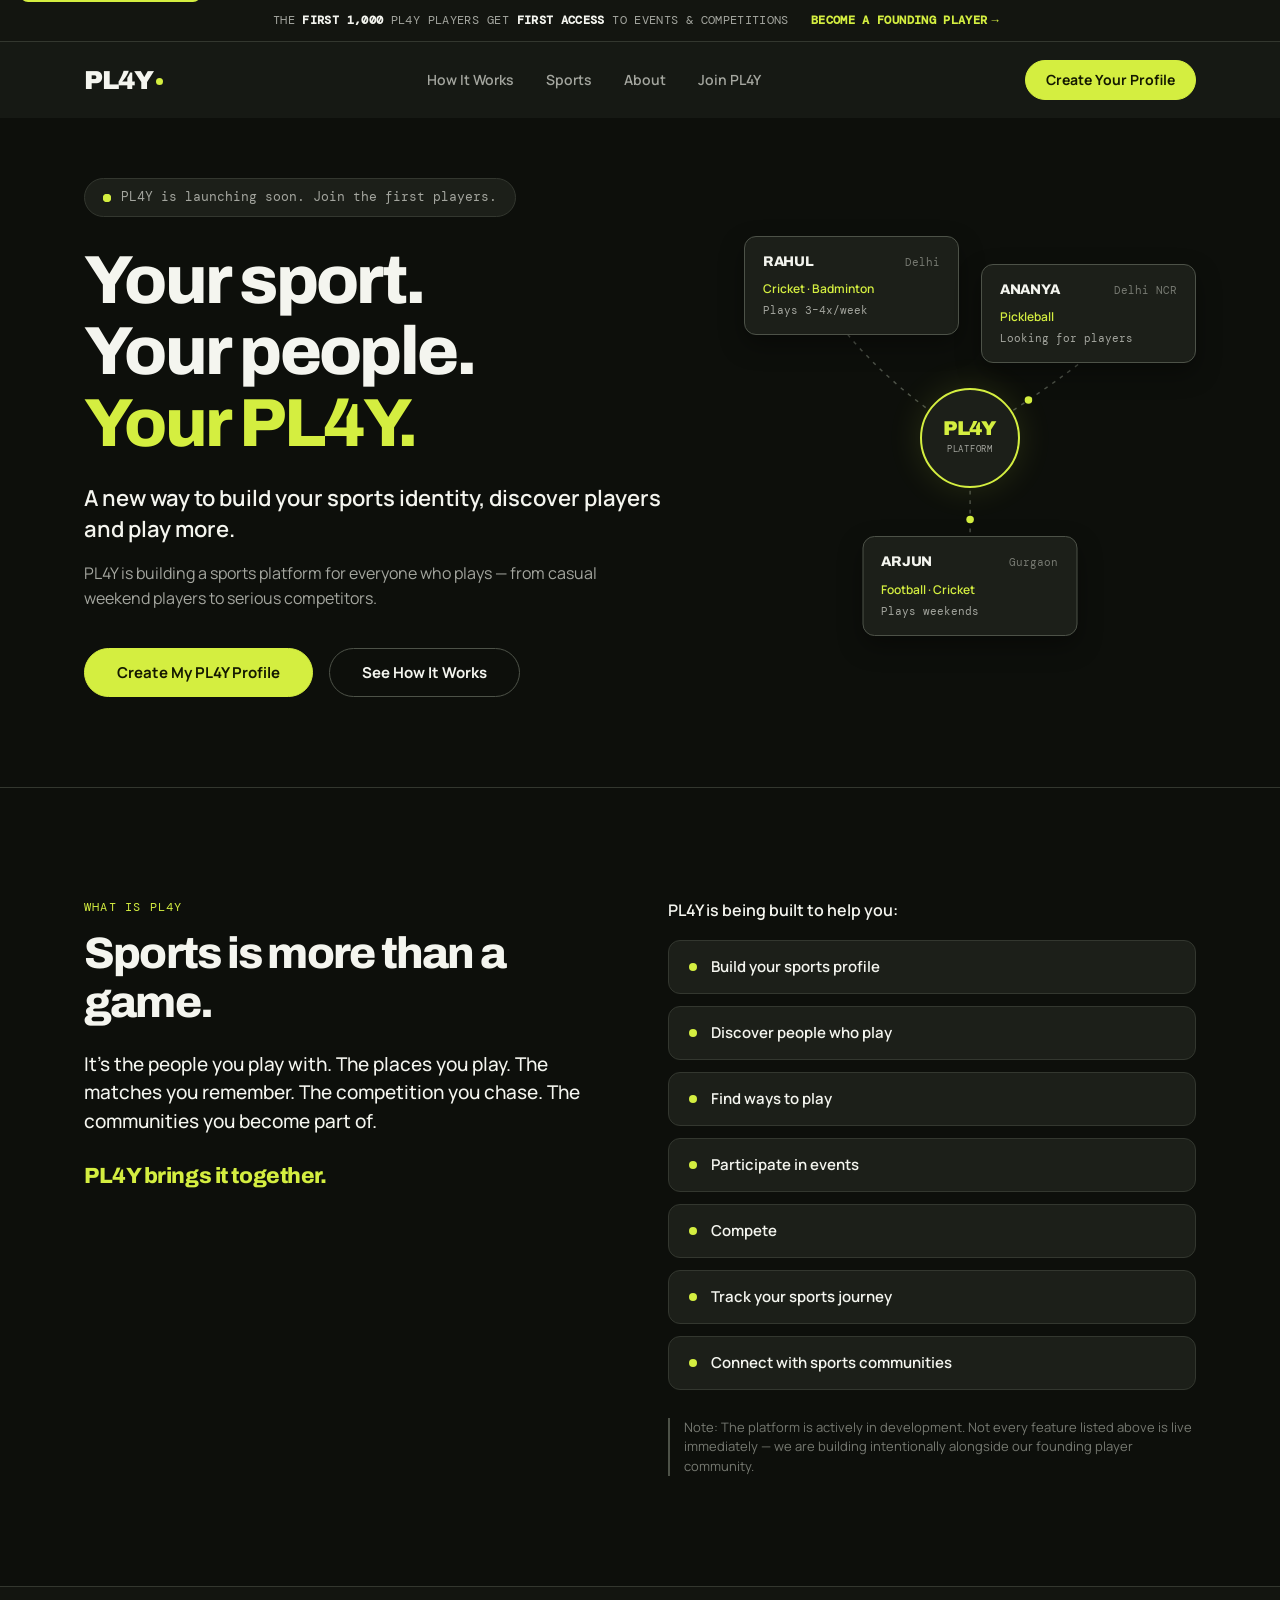
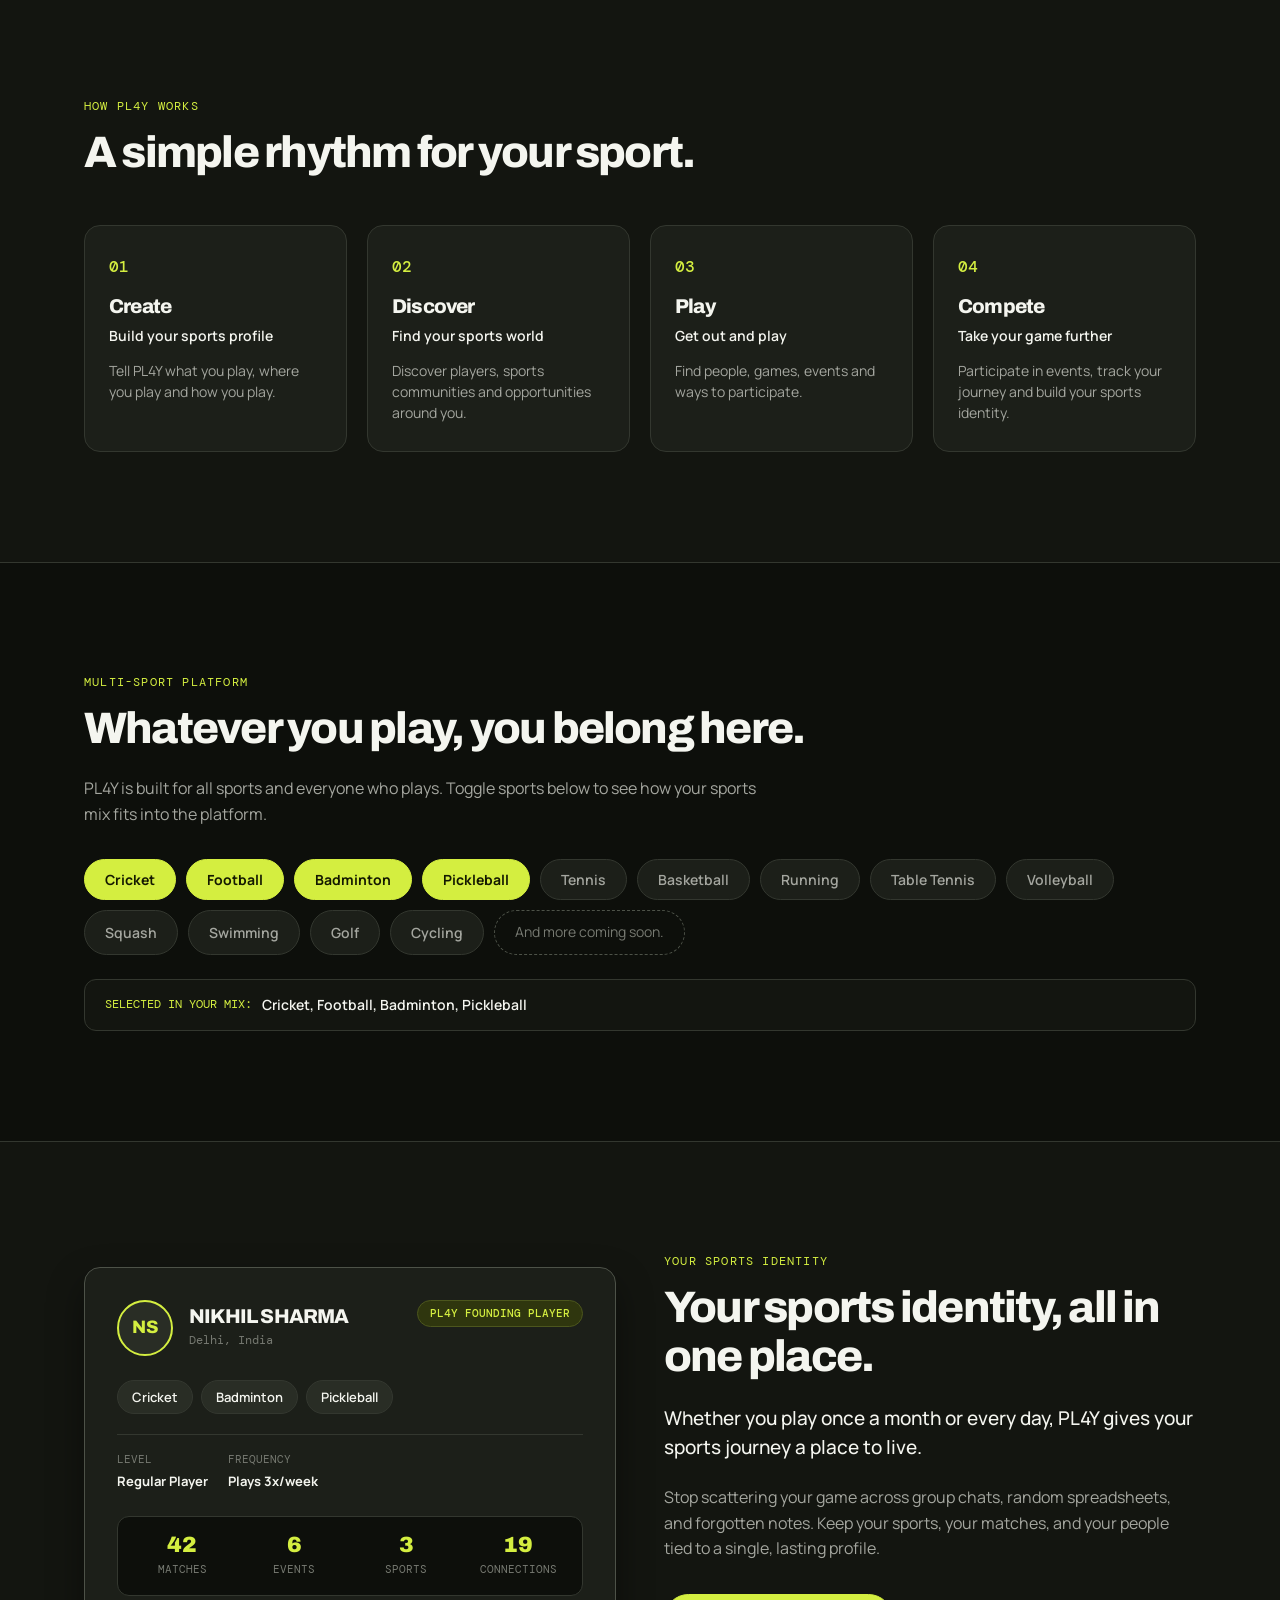
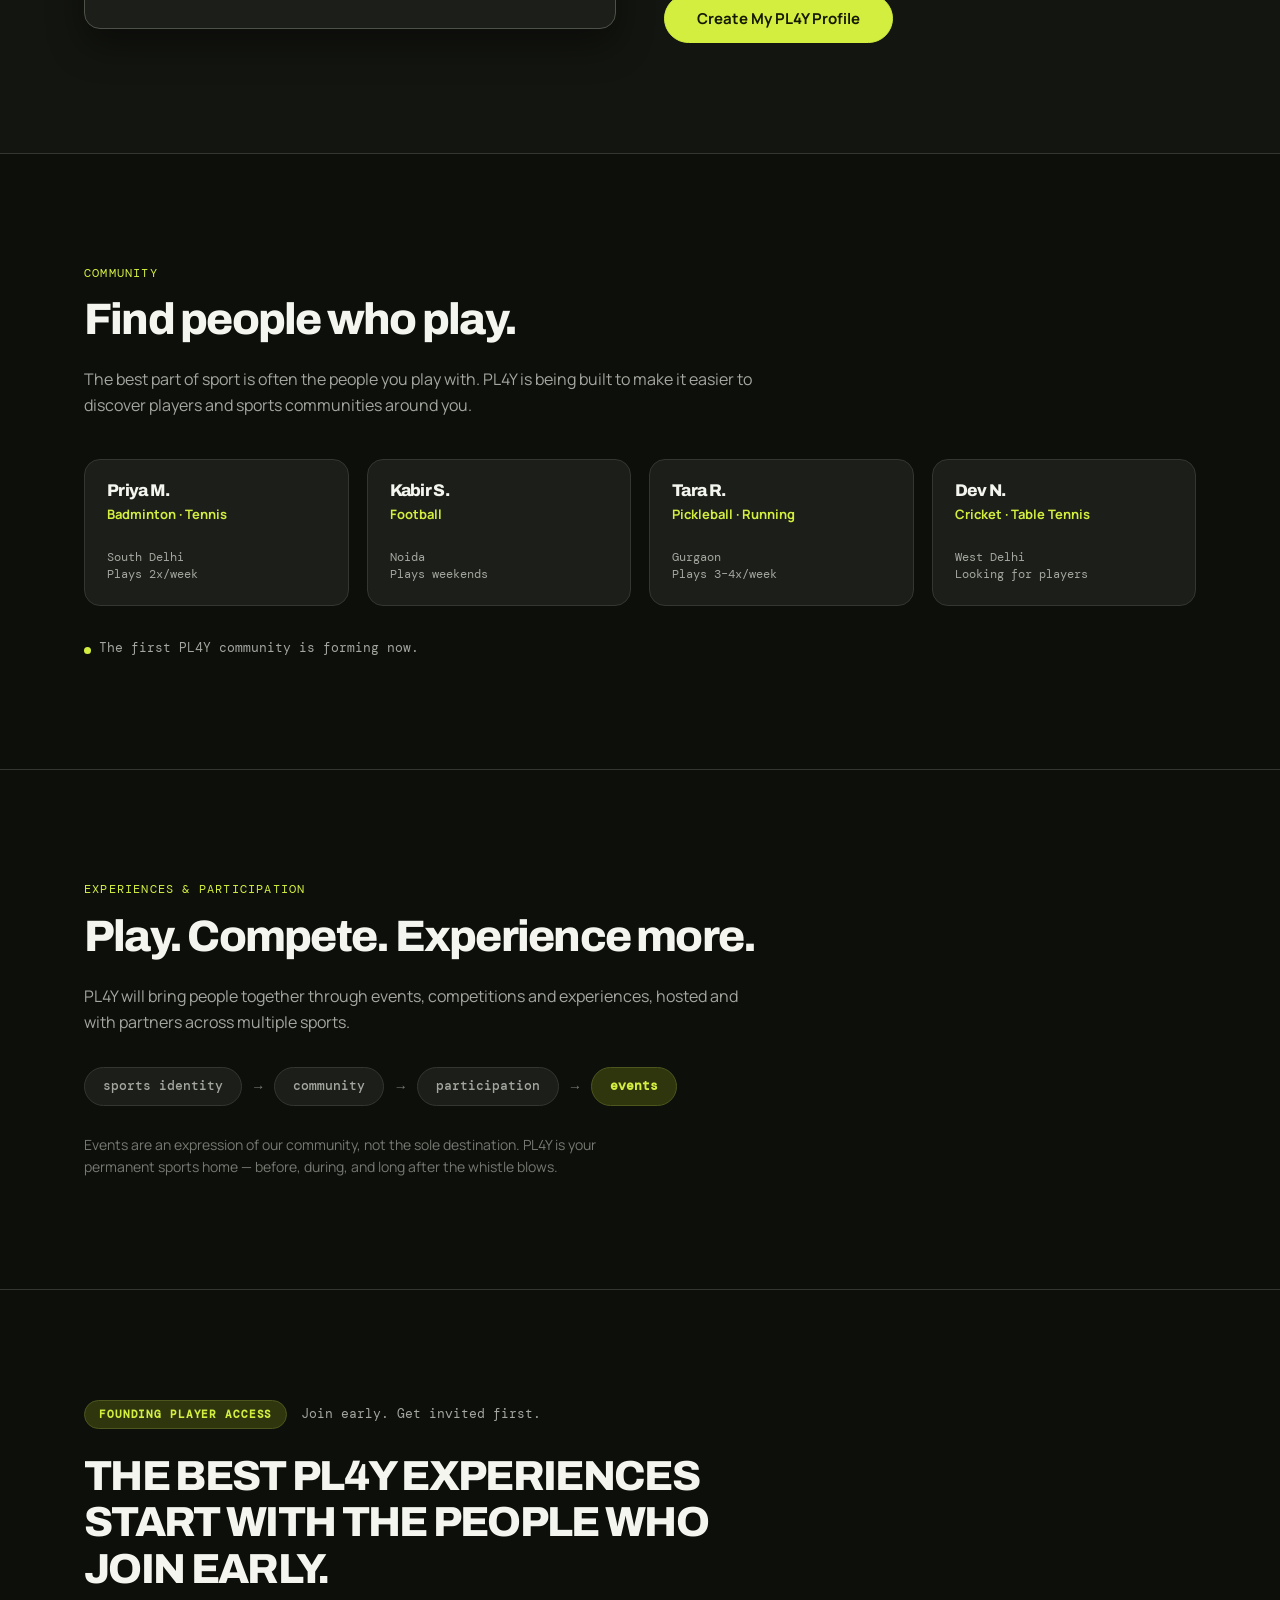
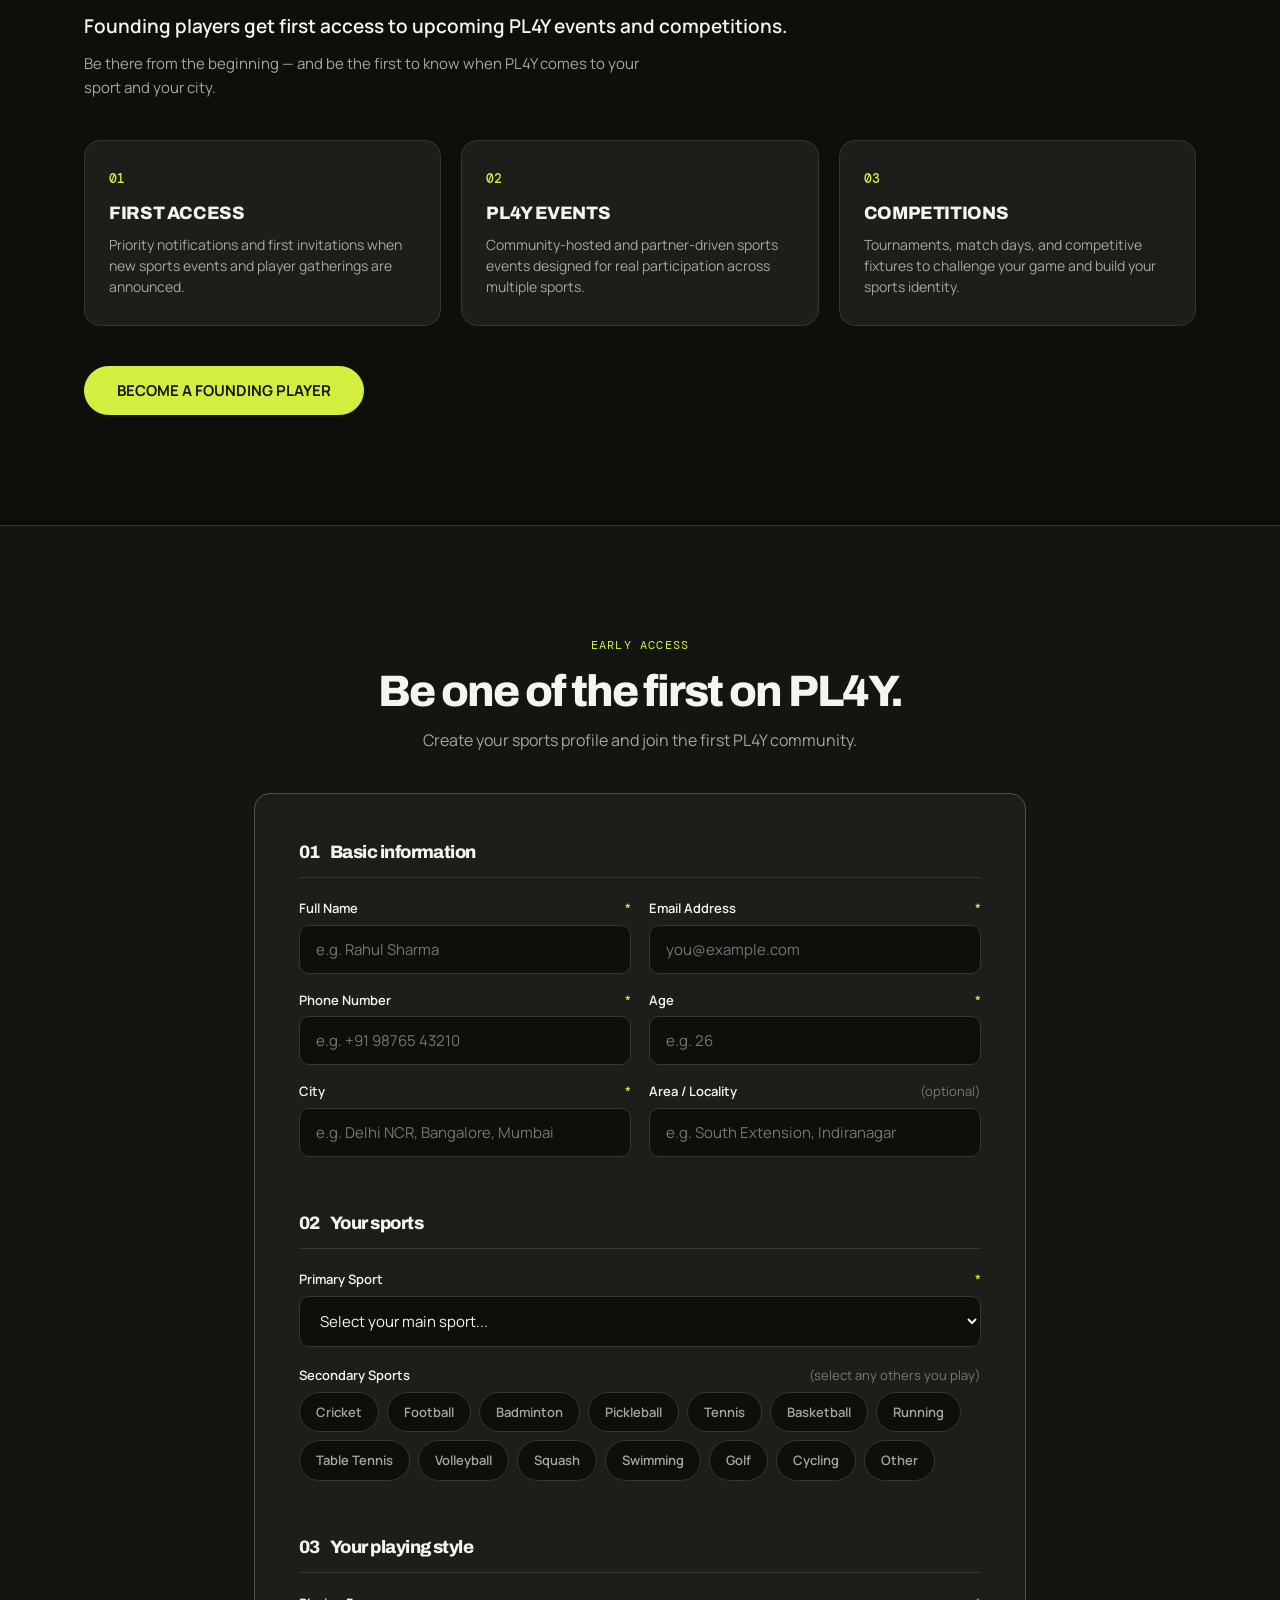
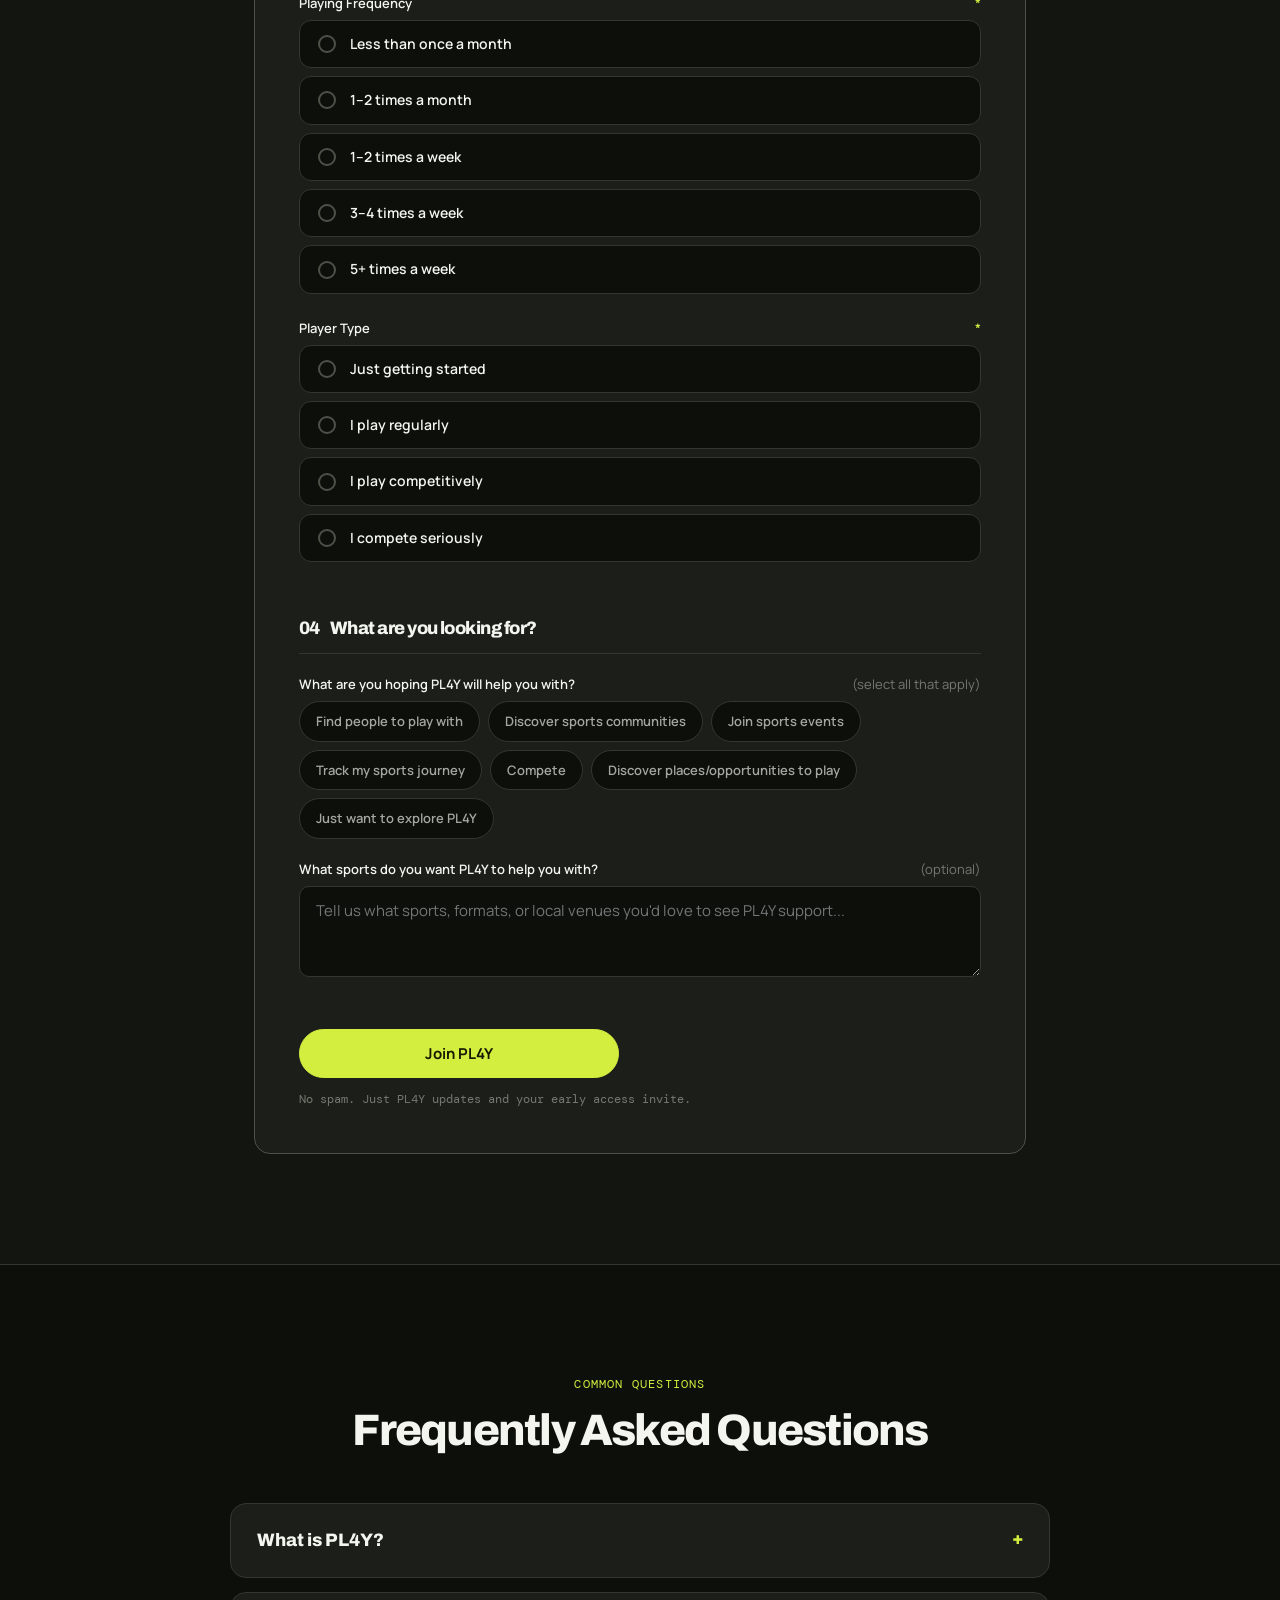
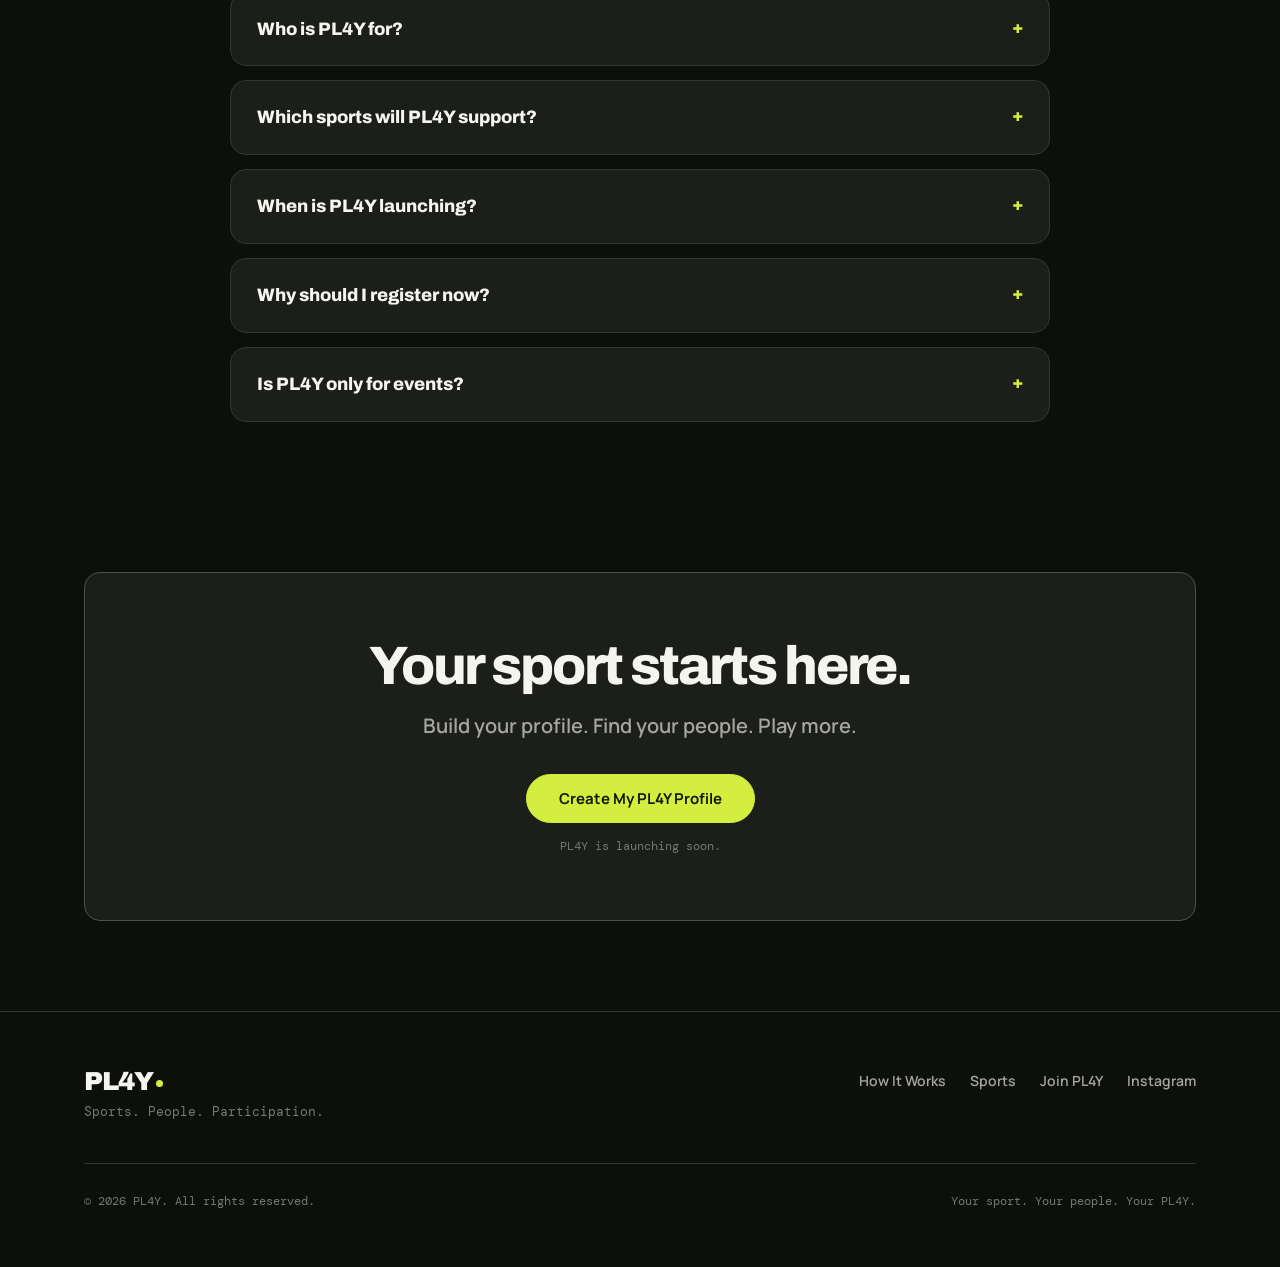
<file: public/prelaunch.html>
<!doctype html>
<html lang="en">
  <head>
    <meta charset="UTF-8" />
    <meta name="viewport" content="width=device-width, initial-scale=1.0" />
    <title>PL4Y — Your Sport. Your People. Your PL4Y.</title>
    <meta name="description" content="A new way to build your sports identity, discover players and play more. PL4Y is a sports technology platform for everyone who plays." />
    
    <!-- Open Graph / Social Cards -->
    <meta property="og:type" content="website" />
    <meta property="og:site_name" content="PL4Y" />
    <meta property="og:title" content="PL4Y — Your Sport. Your People. Your PL4Y." />
    <meta property="og:description" content="A new way to build your sports identity, discover players and play more. Join the first PL4Y players." />
    <meta property="og:url" content="https://pl4y.app" />
    
    <!-- Twitter Cards -->
    <meta name="twitter:card" content="summary_large_image" />
    <meta name="twitter:title" content="PL4Y — Your Sport. Your People. Your PL4Y." />
    <meta name="twitter:description" content="A new way to build your sports identity, discover players and play more. Join the first PL4Y players." />

    <!-- Google Fonts -->
    <link rel="preconnect" href="https://fonts.googleapis.com" />
    <link rel="preconnect" href="https://fonts.gstatic.com" crossorigin />
    <link href="https://fonts.googleapis.com/css2?family=Archivo:wght@800;900&family=DM+Mono:wght@400;500&family=Manrope:wght@400;500;600;700;800&display=swap" rel="stylesheet" />

    <style>
      /* ==========================================================================
         PL4Y DESIGN TOKENS
         ========================================================================== */
      :root {
        --ground: oklch(0.165 0.010 128);      /* near-black, faint green cast */
        --ground-2: oklch(0.192 0.011 128);
        --surface: oklch(0.232 0.012 128);
        --surface-2: oklch(0.290 0.014 128);
        --line: oklch(0.330 0.014 128);
        --line-strong: oklch(0.430 0.016 128);
        --ink: oklch(0.968 0.008 120);
        --ink-2: oklch(0.720 0.010 120);
        --ink-3: oklch(0.570 0.012 120);
        --brand: oklch(0.900 0.190 118);      /* electric lime */
        --brand-ink: oklch(0.200 0.055 118);
        --brand-soft: oklch(0.315 0.060 118);
        --brand-line: oklch(0.430 0.080 118);
        --crit: oklch(0.680 0.165 27);
        --r: 16px;
      }

      /* ==========================================================================
         RESET & BASE STYLES
         ========================================================================== */
      *, *::before, *::after {
        box-sizing: border-box;
        margin: 0;
        padding: 0;
      }

      html {
        scroll-behavior: smooth;
        color-scheme: dark;
        background-color: var(--ground);
      }

      body {
        background-color: var(--ground);
        color: var(--ink);
        font-family: 'Manrope', system-ui, -apple-system, sans-serif;
        font-size: 16px;
        line-height: 1.6;
        -webkit-font-smoothing: antialiased;
        -moz-osx-font-smoothing: grayscale;
        overflow-x: hidden;
        min-height: 100vh;
      }

      /* ==========================================================================
         TYPOGRAPHY
         ========================================================================== */
      h1, h2, h3, h4, .font-heading {
        font-family: 'Archivo', system-ui, -apple-system, sans-serif;
        font-weight: 800;
        letter-spacing: -0.04em;
        line-height: 1.1;
        color: var(--ink);
      }

      .font-mono {
        font-family: 'DM Mono', ui-monospace, SFMono-Regular, monospace;
      }

      p {
        color: var(--ink-2);
        max-width: 68ch;
      }

      a {
        color: inherit;
        text-decoration: none;
      }

      /* ==========================================================================
         LAYOUT & UTILITIES
         ========================================================================== */
      .container {
        width: 100%;
        max-width: 1160px;
        margin-left: auto;
        margin-right: auto;
        padding-left: 24px;
        padding-right: 24px;
      }

      @media (max-width: 640px) {
        .container {
          padding-left: 18px;
          padding-right: 18px;
        }
      }

      .section-gap {
        padding-top: 110px;
        padding-bottom: 110px;
      }

      @media (max-width: 768px) {
        .section-gap {
          padding-top: 72px;
          padding-bottom: 72px;
        }
      }

      /* ==========================================================================
         ACCESSIBILITY & FOCUS
         ========================================================================== */
      :focus-visible {
        outline: 2px solid var(--brand);
        outline-offset: 3px;
      }

      .skip-link {
        position: absolute;
        top: -40px;
        left: 20px;
        background: var(--brand);
        color: var(--brand-ink);
        padding: 8px 16px;
        font-weight: 700;
        border-radius: 8px;
        z-index: 10000;
        transition: top 0.2s;
      }
      .skip-link:focus {
        top: 20px;
      }

      @media (prefers-reduced-motion: reduce) {
        *, ::before, ::after {
          animation-duration: 0.01ms !important;
          animation-iteration-count: 1 !important;
          transition-duration: 0.01ms !important;
          scroll-behavior: auto !important;
        }
      }

      /* ==========================================================================
         BUTTONS & PILLS
         ========================================================================== */
      .btn {
        display: inline-flex;
        align-items: center;
        justify-content: center;
        gap: 8px;
        font-family: 'Manrope', system-ui, sans-serif;
        font-weight: 700;
        font-size: 15px;
        line-height: 1;
        padding: 16px 32px;
        border-radius: 9999px;
        cursor: pointer;
        transition: transform 0.15s ease, background-color 0.15s ease, border-color 0.15s ease, color 0.15s ease;
        text-decoration: none;
        white-space: nowrap;
        border: 1px solid transparent;
        min-height: 48px;
      }

      .btn-primary {
        background-color: var(--brand);
        color: var(--brand-ink);
        border-color: var(--brand);
      }

      .btn-primary:hover {
        background-color: oklch(0.93 0.19 118);
        transform: translateY(-1px);
      }

      .btn-ghost {
        background-color: transparent;
        color: var(--ink);
        border-color: var(--line-strong);
      }

      .btn-ghost:hover {
        background-color: var(--surface);
        border-color: var(--ink-3);
      }

      .btn-sm {
        padding: 10px 20px;
        font-size: 14px;
        min-height: 40px;
      }

      .card {
        background-color: var(--surface);
        border: 1px solid var(--line);
        border-radius: var(--r);
        padding: 32px;
        transition: border-color 0.2s ease, background-color 0.2s ease;
      }

      .card:hover {
        border-color: var(--line-strong);
      }

      /* ==========================================================================
         TOP ANNOUNCEMENT BAR (FOUNDING PLAYER ACCESS)
         ========================================================================== */
      @keyframes barEntrance {
        0% {
          opacity: 0;
          transform: translateY(-8px);
        }
        100% {
          opacity: 1;
          transform: translateY(0);
        }
      }

      .top-announcement-bar {
        background-color: var(--ground-2);
        border-bottom: 1px solid var(--line);
        min-height: 42px;
        display: flex;
        align-items: center;
        position: relative;
        z-index: 1001;
        animation: barEntrance 0.35s cubic-bezier(0.16, 1, 0.3, 1) forwards;
        will-change: transform, opacity;
      }

      @media (prefers-reduced-motion: reduce) {
        .top-announcement-bar {
          animation: none;
          opacity: 1;
          transform: none;
        }
      }

      .announcement-inner {
        display: flex;
        align-items: center;
        justify-content: center;
        gap: 8px;
        font-family: 'DM Mono', monospace;
        font-size: 12px;
        color: var(--ink-2);
        letter-spacing: 0.03em;
        text-align: center;
        padding-top: 8px;
        padding-bottom: 8px;
      }

      .announcement-segment {
        display: inline;
      }

      .announcement-highlight {
        font-weight: 800;
        color: var(--ink);
      }

      .announcement-cta {
        color: var(--brand);
        font-weight: 700;
        display: inline-flex;
        align-items: center;
        gap: 4px;
        padding: 3px 8px;
        border-radius: 4px;
        margin-left: 6px;
        transition: background-color 0.15s ease, color 0.15s ease;
        white-space: nowrap;
        text-decoration: none;
      }

      .announcement-cta:hover {
        background-color: var(--brand-soft);
        color: var(--brand);
      }

      .announcement-arrow {
        display: inline-block;
        transition: transform 0.15s ease;
      }

      .announcement-cta:hover .announcement-arrow {
        transform: translateX(3px);
      }

      @media (max-width: 860px) {
        .announcement-inner {
          display: flex;
          flex-wrap: wrap;
          justify-content: center;
          gap: 4px 6px;
          padding-top: 8px;
          padding-bottom: 8px;
          font-size: 11px;
          line-height: 1.4;
        }

        .announcement-part-1 {
          display: block;
          width: 100%;
          text-align: center;
        }

        .announcement-part-2 {
          display: inline;
        }

        .announcement-cta {
          display: inline-flex;
          margin-left: 4px;
          font-size: 11px;
          padding: 2px 6px;
        }
      }

      /* ==========================================================================
         NAVIGATION
         ========================================================================== */
      .site-nav {
        position: sticky;
        top: 0;
        z-index: 1000;
        background-color: rgba(26, 30, 24, 0.75);
        backdrop-filter: blur(14px);
        -webkit-backdrop-filter: blur(14px);
        border-bottom: 1px solid transparent;
        transition: border-color 0.2s ease, background-color 0.2s ease;
        height: 76px;
      }

      .site-nav.scrolled {
        border-bottom-color: var(--line);
        background-color: rgba(26, 30, 24, 0.94);
      }

      .nav-inner {
        display: flex;
        align-items: center;
        justify-content: space-between;
        height: 100%;
      }

      .brand-logo {
        display: inline-flex;
        align-items: center;
        font-family: 'Archivo', sans-serif;
        font-weight: 900;
        font-size: 26px;
        letter-spacing: -0.04em;
        color: var(--ink);
        line-height: 1;
      }

      .brand-dot {
        display: inline-block;
        width: 7px;
        height: 7px;
        background-color: var(--brand);
        border-radius: 50%;
        margin-left: 3px;
        position: relative;
        top: 2px;
      }

      .nav-links {
        display: flex;
        align-items: center;
        gap: 32px;
        list-style: none;
      }

      .nav-link {
        font-size: 14px;
        font-weight: 600;
        color: var(--ink-2);
        transition: color 0.15s ease;
      }

      .nav-link:hover {
        color: var(--ink);
      }

      .nav-actions {
        display: flex;
        align-items: center;
        gap: 20px;
      }

      /* Mobile Hamburger Menu */
      .nav-toggle {
        display: none;
        background: transparent;
        border: 1px solid var(--line);
        border-radius: 8px;
        width: 44px;
        height: 44px;
        padding: 10px;
        cursor: pointer;
        color: var(--ink);
        flex-direction: column;
        justify-content: space-around;
      }

      .nav-toggle span {
        display: block;
        height: 2px;
        width: 100%;
        background-color: var(--ink);
        transition: transform 0.2s ease, opacity 0.2s ease;
      }

      .mobile-menu-sheet {
        display: none;
        position: fixed;
        top: 76px;
        left: 0;
        right: 0;
        bottom: 0;
        background-color: var(--ground);
        border-top: 1px solid var(--line);
        padding: 32px 24px;
        flex-direction: column;
        gap: 24px;
        z-index: 999;
        overflow-y: auto;
      }

      .mobile-menu-sheet.is-open {
        display: flex;
      }

      .mobile-nav-link {
        font-size: 20px;
        font-family: 'Archivo', sans-serif;
        font-weight: 800;
        color: var(--ink);
        padding: 12px 0;
        border-bottom: 1px solid var(--line);
      }

      @media (max-width: 860px) {
        .nav-links, .nav-desktop-btn {
          display: none;
        }
        .nav-toggle {
          display: flex;
        }
      }

      /* ==========================================================================
         HERO SECTION
         ========================================================================== */
      .hero-section {
        padding-top: 60px;
        padding-bottom: 90px;
        position: relative;
      }

      .hero-grid {
        display: grid;
        grid-template-columns: 1.15fr 0.85fr;
        gap: 48px;
        align-items: center;
      }

      .hero-pill-badge {
        display: inline-flex;
        align-items: center;
        gap: 10px;
        background-color: var(--surface);
        border: 1px solid var(--line);
        padding: 8px 18px;
        border-radius: 9999px;
        font-family: 'DM Mono', monospace;
        font-size: 13px;
        color: var(--ink-2);
        margin-bottom: 28px;
      }

      .pulse-dot-container {
        position: relative;
        width: 8px;
        height: 8px;
      }

      .pulse-dot {
        position: absolute;
        width: 8px;
        height: 8px;
        background-color: var(--brand);
        border-radius: 50%;
      }

      .pulse-ring {
        position: absolute;
        width: 100%;
        height: 100%;
        background-color: var(--brand);
        border-radius: 50%;
        animation: pulseAnimation 2s cubic-bezier(0, 0, 0.2, 1) infinite;
      }

      @keyframes pulseAnimation {
        0% { transform: scale(1); opacity: 0.8; }
        70%, 100% { transform: scale(2.8); opacity: 0; }
      }

      .hero-headline {
        font-size: clamp(40px, 5.8vw, 68px);
        line-height: 1.05;
        margin-bottom: 24px;
        display: flex;
        flex-direction: column;
      }

      .hero-headline .accent-line {
        color: var(--brand);
      }

      .hero-sub {
        font-size: clamp(18px, 2.2vw, 22px);
        font-weight: 600;
        color: var(--ink);
        line-height: 1.4;
        margin-bottom: 16px;
      }

      .hero-body {
        font-size: 16px;
        color: var(--ink-2);
        line-height: 1.6;
        margin-bottom: 36px;
        max-width: 54ch;
      }

      .hero-cta-group {
        display: flex;
        flex-wrap: wrap;
        gap: 16px;
        align-items: center;
      }

      /* Hero Visual Diagram */
      .hero-visual-wrapper {
        position: relative;
        width: 100%;
        min-height: 420px;
        display: flex;
        align-items: center;
        justify-content: center;
      }

      .diagram-canvas {
        position: absolute;
        top: 0;
        left: 0;
        width: 100%;
        height: 100%;
        pointer-events: none;
      }

      .diagram-container {
        position: relative;
        width: 100%;
        height: 420px;
      }

      .core-node {
        position: absolute;
        top: 50%;
        left: 50%;
        transform: translate(-50%, -50%);
        width: 100px;
        height: 100px;
        border-radius: 50%;
        background-color: var(--surface);
        border: 2px solid var(--brand);
        display: flex;
        flex-direction: column;
        align-items: center;
        justify-content: center;
        box-shadow: 0 0 35px rgba(230, 255, 77, 0.12);
        z-index: 10;
      }

      .core-node-label {
        font-family: 'Archivo', sans-serif;
        font-weight: 900;
        font-size: 20px;
        color: var(--brand);
        letter-spacing: -0.04em;
        line-height: 1;
      }

      .core-node-sub {
        font-family: 'DM Mono', monospace;
        font-size: 9px;
        color: var(--ink-2);
        text-transform: uppercase;
        letter-spacing: 0.08em;
        margin-top: 4px;
      }

      .hero-player-card {
        position: absolute;
        background-color: var(--surface);
        border: 1px solid var(--line-strong);
        border-radius: 12px;
        padding: 14px 18px;
        width: 215px;
        box-shadow: 0 10px 24px rgba(0, 0, 0, 0.35);
        z-index: 5;
        transition: transform 0.2s ease, border-color 0.2s ease;
      }

      .hero-player-card:hover {
        border-color: var(--brand);
        transform: translateY(-2px);
      }

      .hero-card-1 {
        top: 8px;
        left: 0;
      }

      .hero-card-2 {
        top: 36px;
        right: 0;
      }

      .hero-card-3 {
        bottom: 12px;
        left: 50%;
        transform: translateX(-50%);
      }

      .player-header {
        display: flex;
        align-items: baseline;
        justify-content: space-between;
        margin-bottom: 6px;
      }

      .player-name {
        font-family: 'Archivo', sans-serif;
        font-weight: 800;
        font-size: 14px;
        color: var(--ink);
        letter-spacing: -0.02em;
      }

      .player-loc {
        font-family: 'DM Mono', monospace;
        font-size: 11px;
        color: var(--ink-3);
      }

      .player-sports {
        font-size: 12px;
        font-weight: 600;
        color: var(--brand);
        margin-bottom: 4px;
      }

      .player-meta {
        font-family: 'DM Mono', monospace;
        font-size: 11px;
        color: var(--ink-2);
      }

      /* Mobile fallback for hero visual under 900px */
      @media (max-width: 900px) {
        .hero-grid {
          grid-template-columns: 1fr;
          gap: 40px;
        }

        .hero-visual-wrapper {
          min-height: auto;
        }

        .diagram-container {
          height: auto;
          display: grid;
          grid-template-columns: 1fr;
          gap: 12px;
        }

        .diagram-canvas, .core-node {
          display: none;
        }

        .hero-player-card {
          position: static;
          width: 100%;
          transform: none !important;
        }
      }

      /* ==========================================================================
         WHAT IS PL4Y SECTION
         ========================================================================== */
      .what-is-grid {
        display: grid;
        grid-template-columns: 1fr 1fr;
        gap: 56px;
        align-items: start;
      }

      @media (max-width: 860px) {
        .what-is-grid {
          grid-template-columns: 1fr;
          gap: 36px;
        }
      }

      .section-eyebrow {
        font-family: 'DM Mono', monospace;
        font-size: 12px;
        color: var(--brand);
        text-transform: uppercase;
        letter-spacing: 0.1em;
        margin-bottom: 12px;
        display: block;
      }

      .section-heading {
        font-size: clamp(32px, 4vw, 44px);
        margin-bottom: 24px;
      }

      .body-emphasis {
        font-size: 19px;
        line-height: 1.5;
        color: var(--ink);
        margin-bottom: 20px;
        font-weight: 500;
      }

      .body-conclusion {
        font-family: 'Archivo', sans-serif;
        font-weight: 800;
        font-size: 22px;
        color: var(--brand);
        letter-spacing: -0.02em;
        margin-top: 24px;
      }

      .feature-list {
        list-style: none;
        display: flex;
        flex-direction: column;
        gap: 12px;
        margin-bottom: 28px;
      }

      .feature-item {
        display: flex;
        align-items: center;
        gap: 14px;
        background-color: var(--surface);
        border: 1px solid var(--line);
        padding: 14px 20px;
        border-radius: 12px;
        font-weight: 600;
        font-size: 15px;
        color: var(--ink);
        transition: border-color 0.15s ease;
      }

      .feature-item:hover {
        border-color: var(--brand-line);
      }

      .feature-bullet {
        width: 8px;
        height: 8px;
        background-color: var(--brand);
        border-radius: 50%;
        flex-shrink: 0;
      }

      .honest-note {
        font-size: 13px;
        color: var(--ink-3);
        border-left: 2px solid var(--line-strong);
        padding-left: 14px;
        line-height: 1.5;
      }

      /* ==========================================================================
         HOW PL4Y WORKS SECTION
         ========================================================================== */
      .works-grid {
        display: grid;
        grid-template-columns: repeat(4, 1fr);
        gap: 20px;
      }

      @media (max-width: 960px) {
        .works-grid {
          grid-template-columns: repeat(2, 1fr);
        }
      }

      @media (max-width: 580px) {
        .works-grid {
          grid-template-columns: 1fr;
        }
      }

      .step-card {
        background-color: var(--surface);
        border: 1px solid var(--line);
        border-radius: var(--r);
        padding: 28px 24px;
        display: flex;
        flex-direction: column;
        transition: transform 0.15s ease, border-color 0.15s ease;
      }

      .step-card:hover {
        border-color: var(--brand-line);
        transform: translateY(-2px);
      }

      .step-num {
        font-family: 'DM Mono', monospace;
        font-size: 16px;
        font-weight: 500;
        color: var(--brand);
        margin-bottom: 16px;
        display: inline-block;
      }

      .step-title {
        font-size: 20px;
        margin-bottom: 8px;
        color: var(--ink);
      }

      .step-sub {
        font-size: 14px;
        font-weight: 600;
        color: var(--ink);
        margin-bottom: 12px;
      }

      .step-body {
        font-size: 14px;
        color: var(--ink-2);
        line-height: 1.5;
      }

      /* ==========================================================================
         SPORTS INTERACTIVE TOGGLE SECTION
         ========================================================================== */
      .sports-pills-wrap {
        display: flex;
        flex-wrap: wrap;
        gap: 10px;
        margin-top: 32px;
        margin-bottom: 24px;
      }

      .sport-toggle-btn {
        background-color: var(--surface);
        color: var(--ink-2);
        border: 1px solid var(--line);
        padding: 10px 20px;
        border-radius: 9999px;
        font-family: 'Manrope', sans-serif;
        font-size: 14px;
        font-weight: 600;
        cursor: pointer;
        transition: all 0.15s ease;
        user-select: none;
      }

      .sport-toggle-btn:hover {
        border-color: var(--brand);
        color: var(--ink);
      }

      .sport-toggle-btn.is-active {
        background-color: var(--brand);
        color: var(--brand-ink);
        border-color: var(--brand);
        font-weight: 700;
      }

      .sport-pill-more {
        background-color: transparent;
        color: var(--ink-3);
        border: 1px dashed var(--line-strong);
        padding: 10px 20px;
        border-radius: 9999px;
        font-family: 'Manrope', sans-serif;
        font-size: 14px;
        cursor: default;
      }

      .sports-live-line {
        background-color: var(--ground-2);
        border: 1px solid var(--line);
        border-radius: 12px;
        padding: 14px 20px;
        font-size: 14px;
        color: var(--ink-2);
        display: flex;
        align-items: center;
        gap: 10px;
      }

      .live-line-label {
        font-family: 'DM Mono', monospace;
        font-size: 12px;
        color: var(--brand);
        text-transform: uppercase;
      }

      .live-line-content {
        color: var(--ink);
        font-weight: 600;
      }

      /* ==========================================================================
         PLAYER PROFILE MOCKUP SECTION
         ========================================================================== */
      .profile-section-grid {
        display: grid;
        grid-template-columns: 1fr 1fr;
        gap: 48px;
        align-items: center;
      }

      @media (max-width: 860px) {
        .profile-section-grid {
          grid-template-columns: 1fr;
        }
      }

      .mock-profile-card {
        background-color: var(--surface);
        border: 1px solid var(--line-strong);
        border-radius: var(--r);
        padding: 32px;
        box-shadow: 0 16px 36px rgba(0, 0, 0, 0.4);
      }

      .profile-card-header {
        display: flex;
        justify-content: space-between;
        align-items: flex-start;
        margin-bottom: 24px;
      }

      .profile-avatar-row {
        display: flex;
        align-items: center;
        gap: 16px;
      }

      .profile-avatar {
        width: 56px;
        height: 56px;
        background-color: var(--surface-2);
        border: 2px solid var(--brand);
        border-radius: 50%;
        display: flex;
        align-items: center;
        justify-content: center;
        font-family: 'Archivo', sans-serif;
        font-weight: 800;
        font-size: 18px;
        color: var(--brand);
      }

      .profile-name {
        font-size: 20px;
        margin-bottom: 4px;
      }

      .profile-location {
        font-family: 'DM Mono', monospace;
        font-size: 12px;
        color: var(--ink-3);
      }

      .profile-badge-status {
        background-color: var(--brand-soft);
        color: var(--brand);
        border: 1px solid var(--brand-line);
        padding: 4px 12px;
        border-radius: 9999px;
        font-family: 'DM Mono', monospace;
        font-size: 11px;
        font-weight: 500;
      }

      .profile-chips {
        display: flex;
        flex-wrap: wrap;
        gap: 8px;
        margin-bottom: 20px;
      }

      .profile-chip {
        background-color: var(--surface-2);
        border: 1px solid var(--line);
        padding: 6px 14px;
        border-radius: 9999px;
        font-size: 13px;
        font-weight: 600;
        color: var(--ink);
      }

      .profile-details-row {
        display: flex;
        gap: 20px;
        margin-bottom: 24px;
        padding-top: 16px;
        border-top: 1px solid var(--line);
      }

      .profile-detail-item {
        font-size: 13px;
      }

      .detail-label {
        font-family: 'DM Mono', monospace;
        font-size: 11px;
        color: var(--ink-3);
        display: block;
        margin-bottom: 2px;
      }

      .detail-val {
        font-weight: 700;
        color: var(--ink);
      }

      .stat-strip {
        display: grid;
        grid-template-columns: repeat(4, 1fr);
        background-color: var(--ground);
        border: 1px solid var(--line);
        border-radius: 12px;
        padding: 16px 12px;
        text-align: center;
        gap: 8px;
      }

      .stat-box-val {
        font-family: 'Archivo', sans-serif;
        font-weight: 900;
        font-size: 22px;
        color: var(--brand);
        line-height: 1.1;
      }

      .stat-box-label {
        font-family: 'DM Mono', monospace;
        font-size: 11px;
        color: var(--ink-3);
        margin-top: 4px;
        text-transform: uppercase;
      }

      /* ==========================================================================
         COMMUNITY SECTION
         ========================================================================== */
      .community-cards-grid {
        display: grid;
        grid-template-columns: repeat(4, 1fr);
        gap: 18px;
        margin-top: 40px;
        margin-bottom: 28px;
      }

      @media (max-width: 990px) {
        .community-cards-grid {
          grid-template-columns: repeat(2, 1fr);
        }
      }

      @media (max-width: 560px) {
        .community-cards-grid {
          grid-template-columns: 1fr;
        }
      }

      .player-mini-card {
        background-color: var(--surface);
        border: 1px solid var(--line);
        border-radius: var(--r);
        padding: 22px;
        display: flex;
        flex-direction: column;
        justify-content: space-between;
        transition: border-color 0.15s ease;
      }

      .player-mini-card:hover {
        border-color: var(--brand-line);
      }

      .mini-player-top {
        margin-bottom: 16px;
      }

      .mini-name {
        font-size: 17px;
        margin-bottom: 4px;
        color: var(--ink);
      }

      .mini-sport {
        font-size: 13px;
        font-weight: 700;
        color: var(--brand);
        margin-bottom: 8px;
      }

      .mini-meta {
        font-family: 'DM Mono', monospace;
        font-size: 12px;
        color: var(--ink-2);
        line-height: 1.4;
      }

      .community-forming-note {
        font-family: 'DM Mono', monospace;
        font-size: 13px;
        color: var(--ink-2);
        display: inline-flex;
        align-items: center;
        gap: 8px;
      }

      /* ==========================================================================
         EVENTS SECTION
         ========================================================================== */
      .events-hierarchy-chain {
        display: flex;
        flex-wrap: wrap;
        align-items: center;
        gap: 12px;
        margin-top: 32px;
        margin-bottom: 28px;
      }

      .chain-pill {
        background-color: var(--surface);
        border: 1px solid var(--line);
        padding: 8px 18px;
        border-radius: 9999px;
        font-family: 'DM Mono', monospace;
        font-size: 13px;
        font-weight: 500;
        color: var(--ink-2);
      }

      .chain-pill.highlight {
        background-color: var(--brand-soft);
        border-color: var(--brand-line);
        color: var(--brand);
        font-weight: 600;
      }

      .chain-arrow {
        color: var(--ink-3);
        font-family: 'DM Mono', monospace;
        font-size: 14px;
      }

      /* ==========================================================================
         EARLY EVENT ACCESS SECTION (NEW)
         ========================================================================== */
      .early-events-badge-row {
        display: flex;
        align-items: center;
        gap: 14px;
        flex-wrap: wrap;
        margin-bottom: 24px;
      }

      .founding-badge {
        background-color: var(--brand-soft);
        border: 1px solid var(--brand-line);
        color: var(--brand);
        padding: 5px 14px;
        border-radius: 9999px;
        font-family: 'DM Mono', monospace;
        font-size: 11px;
        font-weight: 600;
        text-transform: uppercase;
        letter-spacing: 0.08em;
        display: inline-flex;
        align-items: center;
      }

      .founding-subnote {
        font-family: 'DM Mono', monospace;
        font-size: 13px;
        color: var(--ink-2);
      }

      .early-events-heading {
        max-width: 26ch;
        line-height: 1.1;
        margin-bottom: 20px;
        font-size: clamp(28px, 3.8vw, 42px);
      }

      .early-events-sub {
        font-size: 19px;
        line-height: 1.5;
        color: var(--ink);
        margin-bottom: 12px;
        font-weight: 600;
      }

      .early-events-body {
        font-size: 15px;
        color: var(--ink-2);
        line-height: 1.6;
        margin-bottom: 40px;
        max-width: 64ch;
      }

      .early-events-grid {
        display: grid;
        grid-template-columns: repeat(3, 1fr);
        gap: 20px;
        margin-bottom: 40px;
      }

      @media (max-width: 860px) {
        .early-events-grid {
          grid-template-columns: 1fr;
        }

        .early-events-cta-wrap .btn {
          width: 100%;
        }
      }

      .early-event-card {
        background-color: var(--surface);
        border: 1px solid var(--line);
        border-radius: var(--r);
        padding: 28px 24px;
        display: flex;
        flex-direction: column;
        transition: border-color 0.15s ease, transform 0.15s ease;
      }

      .early-event-card:hover {
        border-color: var(--brand-line);
        transform: translateY(-2px);
      }

      .early-card-num {
        font-family: 'DM Mono', monospace;
        font-size: 13px;
        font-weight: 500;
        color: var(--brand);
        margin-bottom: 14px;
        display: block;
      }

      .early-card-title {
        font-family: 'Archivo', sans-serif;
        font-weight: 800;
        font-size: 18px;
        letter-spacing: -0.02em;
        color: var(--ink);
        margin-bottom: 10px;
      }

      .early-card-desc {
        font-size: 14px;
        color: var(--ink-2);
        line-height: 1.5;
        margin: 0;
      }

      .early-events-cta-wrap {
        display: flex;
        align-items: center;
      }

      /* ==========================================================================
         EARLY ACCESS FORM
         ========================================================================== */
      .form-section-container {
        max-width: 820px;
        margin-left: auto;
        margin-right: auto;
      }

      .form-card {
        background-color: var(--surface);
        border: 1px solid var(--line-strong);
        border-radius: var(--r);
        padding: 44px;
      }

      @media (max-width: 640px) {
        .form-card {
          padding: 24px 18px;
        }
      }

      .form-fieldset {
        border: none;
        padding: 0;
        margin: 0 0 36px 0;
      }

      .form-legend {
        font-family: 'Archivo', sans-serif;
        font-weight: 800;
        font-size: 18px;
        letter-spacing: -0.03em;
        color: var(--ink);
        margin-bottom: 20px;
        display: flex;
        align-items: center;
        gap: 10px;
        width: 100%;
        border-bottom: 1px solid var(--line);
        padding-bottom: 10px;
      }

      .form-grid-2 {
        display: grid;
        grid-template-columns: 1fr 1fr;
        gap: 18px;
      }

      @media (max-width: 640px) {
        .form-grid-2 {
          grid-template-columns: 1fr;
        }
      }

      .form-group {
        display: flex;
        flex-direction: column;
        gap: 6px;
        margin-bottom: 16px;
      }

      .form-label {
        font-size: 13px;
        font-weight: 600;
        color: var(--ink);
        display: flex;
        align-items: center;
        justify-content: space-between;
      }

      .form-label .req {
        color: var(--brand);
        margin-left: 2px;
      }

      .form-input, .form-select, .form-textarea {
        width: 100%;
        background-color: var(--ground);
        border: 1px solid var(--line);
        border-radius: 10px;
        padding: 13px 16px;
        font-family: 'Manrope', sans-serif;
        font-size: 15px;
        color: var(--ink);
        transition: border-color 0.15s ease;
      }

      .form-input:focus, .form-select:focus, .form-textarea:focus {
        border-color: var(--brand);
        outline: none;
      }

      .form-input.has-error, .form-select.has-error {
        border-color: var(--crit);
      }

      .field-error {
        font-family: 'DM Mono', monospace;
        font-size: 11px;
        color: var(--crit);
        margin-top: 4px;
        display: none;
      }

      .field-error.is-visible {
        display: block;
      }

      /* Custom pill checkboxes & radios */
      .checkbox-pills-wrap {
        display: flex;
        flex-wrap: wrap;
        gap: 8px;
      }

      .pill-checkbox-label, .pill-radio-label {
        position: relative;
        cursor: pointer;
        user-select: none;
      }

      .pill-checkbox-label input, .pill-radio-label input {
        position: absolute;
        opacity: 0;
        pointer-events: none;
      }

      .pill-box {
        display: inline-block;
        background-color: var(--ground);
        border: 1px solid var(--line);
        border-radius: 9999px;
        padding: 9px 16px;
        font-size: 13px;
        font-weight: 600;
        color: var(--ink-2);
        transition: all 0.15s ease;
      }

      .pill-checkbox-label:hover .pill-box, .pill-radio-label:hover .pill-box {
        border-color: var(--brand-line);
        color: var(--ink);
      }

      .pill-checkbox-label input:checked + .pill-box,
      .pill-radio-label input:checked + .pill-box {
        background-color: var(--brand);
        color: var(--brand-ink);
        border-color: var(--brand);
        font-weight: 700;
      }

      .pill-checkbox-label input:focus-visible + .pill-box,
      .pill-radio-label input:focus-visible + .pill-box {
        outline: 2px solid var(--brand);
        outline-offset: 2px;
      }

      /* Radio rows */
      .radio-rows-wrap {
        display: flex;
        flex-direction: column;
        gap: 8px;
      }

      .radio-row-label {
        display: flex;
        align-items: center;
        position: relative;
        background-color: var(--ground);
        border: 1px solid var(--line);
        border-radius: 12px;
        padding: 12px 18px;
        cursor: pointer;
        transition: all 0.15s ease;
      }

      .radio-row-label input {
        position: absolute;
        opacity: 0;
        pointer-events: none;
      }

      .radio-row-label:hover {
        border-color: var(--brand-line);
      }

      .radio-row-label.is-checked {
        border-color: var(--brand);
        background-color: var(--surface-2);
      }

      .radio-circle {
        width: 18px;
        height: 18px;
        border: 2px solid var(--line-strong);
        border-radius: 50%;
        margin-right: 14px;
        display: flex;
        align-items: center;
        justify-content: center;
        flex-shrink: 0;
        transition: all 0.15s ease;
      }

      .radio-row-label.is-checked .radio-circle {
        border-color: var(--brand);
      }

      .radio-circle-inner {
        width: 8px;
        height: 8px;
        border-radius: 50%;
        background-color: var(--brand);
        display: none;
      }

      .radio-row-label.is-checked .radio-circle-inner {
        display: block;
      }

      .radio-row-text {
        font-size: 14px;
        font-weight: 600;
        color: var(--ink);
      }

      .submit-group {
        margin-top: 32px;
        display: flex;
        flex-direction: column;
        gap: 12px;
        align-items: flex-start;
      }

      .submit-notice {
        font-family: 'DM Mono', monospace;
        font-size: 12px;
        color: var(--ink-3);
      }

      .form-general-error {
        background-color: rgba(220, 38, 38, 0.15);
        border: 1px solid var(--crit);
        border-radius: 10px;
        padding: 14px 18px;
        font-size: 14px;
        color: var(--ink);
        margin-bottom: 20px;
        display: none;
      }

      .spinner {
        display: inline-block;
        width: 16px;
        height: 16px;
        border: 2px solid rgba(0, 0, 0, 0.3);
        border-top-color: var(--brand-ink);
        border-radius: 50%;
        animation: spin 0.6s linear infinite;
      }

      @keyframes spin {
        to { transform: rotate(360deg); }
      }

      /* Success Screen */
      .form-success-card {
        display: none;
        background-color: var(--surface);
        border: 1px solid var(--brand-line);
        border-radius: var(--r);
        padding: 56px 40px;
        text-align: center;
      }

      .success-title {
        font-size: clamp(48px, 8vw, 84px);
        color: var(--brand);
        line-height: 1;
        margin-bottom: 20px;
      }

      .success-body {
        font-size: 20px;
        font-weight: 600;
        color: var(--ink);
        margin-bottom: 32px;
        max-width: 48ch;
        margin-left: auto;
        margin-right: auto;
      }

      /* ==========================================================================
         FAQ SECTION
         ========================================================================== */
      .faq-accordion {
        display: flex;
        flex-direction: column;
        gap: 14px;
        max-width: 820px;
        margin-left: auto;
        margin-right: auto;
      }

      .faq-item {
        background-color: var(--surface);
        border: 1px solid var(--line);
        border-radius: var(--r);
        overflow: hidden;
        transition: border-color 0.15s ease;
      }

      .faq-item[open] {
        border-color: var(--line-strong);
      }

      .faq-summary {
        padding: 22px 26px;
        font-family: 'Archivo', sans-serif;
        font-weight: 800;
        font-size: 18px;
        color: var(--ink);
        cursor: pointer;
        list-style: none;
        display: flex;
        justify-content: space-between;
        align-items: center;
        user-select: none;
      }

      .faq-summary::-webkit-details-marker {
        display: none;
      }

      .faq-icon {
        font-family: 'DM Mono', monospace;
        font-size: 18px;
        color: var(--brand);
        transition: transform 0.2s ease;
        margin-left: 16px;
        flex-shrink: 0;
      }

      .faq-item[open] .faq-icon {
        transform: rotate(45deg);
      }

      .faq-content {
        padding: 0 26px 24px 26px;
        font-size: 15px;
        line-height: 1.6;
        color: var(--ink-2);
      }

      /* ==========================================================================
         FINAL CTA SECTION
         ========================================================================== */
      .final-cta-card {
        background-color: var(--surface);
        border: 1px solid var(--line-strong);
        border-radius: var(--r);
        padding: 64px 32px;
        text-align: center;
        display: flex;
        flex-direction: column;
        align-items: center;
      }

      .final-cta-title {
        font-size: clamp(36px, 5vw, 54px);
        margin-bottom: 14px;
      }

      .final-cta-sub {
        font-size: 20px;
        font-weight: 600;
        color: var(--ink-2);
        margin-bottom: 32px;
      }

      .final-cta-meta {
        font-family: 'DM Mono', monospace;
        font-size: 12px;
        color: var(--ink-3);
        margin-top: 14px;
      }

      /* ==========================================================================
         FOOTER
         ========================================================================== */
      .site-footer {
        border-top: 1px solid var(--line);
        background-color: var(--ground);
        padding-top: 56px;
        padding-bottom: 56px;
      }

      .footer-top {
        display: flex;
        justify-content: space-between;
        align-items: flex-start;
        flex-wrap: wrap;
        gap: 32px;
        margin-bottom: 40px;
      }

      .footer-brand-wrap {
        display: flex;
        flex-direction: column;
        gap: 8px;
      }

      .footer-tagline {
        font-family: 'DM Mono', monospace;
        font-size: 13px;
        color: var(--ink-3);
      }

      .footer-nav {
        display: flex;
        flex-wrap: wrap;
        gap: 24px;
        list-style: none;
      }

      .footer-nav a {
        font-size: 14px;
        font-weight: 600;
        color: var(--ink-2);
        transition: color 0.15s ease;
      }

      .footer-nav a:hover {
        color: var(--brand);
      }

      .footer-bottom {
        border-top: 1px solid var(--line);
        padding-top: 28px;
        display: flex;
        justify-content: space-between;
        align-items: center;
        flex-wrap: wrap;
        gap: 16px;
        font-family: 'DM Mono', monospace;
        font-size: 12px;
        color: var(--ink-3);
      }

      /* ==========================================================================
         MOBILE STICKY CTA
         ========================================================================== */
      .mobile-sticky-bar {
        display: none;
        position: fixed;
        bottom: 0;
        left: 0;
        right: 0;
        background-color: rgba(26, 30, 24, 0.95);
        backdrop-filter: blur(14px);
        -webkit-backdrop-filter: blur(14px);
        border-top: 1px solid var(--line);
        padding: 12px 18px;
        z-index: 998;
        transform: translateY(100%);
        transition: transform 0.25s ease;
      }

      .mobile-sticky-bar.is-visible {
        transform: translateY(0);
      }

      .mobile-sticky-bar .btn {
        width: 100%;
        min-height: 48px;
      }

      @media (max-width: 860px) {
        .mobile-sticky-bar {
          display: block;
        }
      }
    </style>
  </head>

  <body>
    <a href="#register" class="skip-link">Skip to registration</a>

    <!-- ==========================================================================
         TOP ANNOUNCEMENT BAR (FOUNDING PLAYER ACCESS)
         ========================================================================== -->
    <aside class="top-announcement-bar" id="top-announcement" aria-label="Founding Player Announcement">
      <div class="container announcement-inner">
        <span class="announcement-segment announcement-part-1">
          THE <strong class="announcement-highlight">FIRST 1,000</strong> PL4Y PLAYERS
        </span>
        <span class="announcement-segment announcement-part-2">
          GET <strong class="announcement-highlight">FIRST ACCESS</strong> TO EVENTS &amp; COMPETITIONS
        </span>
        <a href="#register" class="announcement-cta cta-trigger">
          <span>BECOME A FOUNDING PLAYER</span>
          <span class="announcement-arrow" aria-hidden="true">&rarr;</span>
        </a>
      </div>
    </aside>

    <!-- ==========================================================================
         STICKY NAVIGATION
         ========================================================================== -->
    <header class="site-nav" id="main-nav">
      <div class="container nav-inner">
        <a href="#" class="brand-logo" aria-label="PL4Y Home">
          PL4Y<span class="brand-dot" aria-hidden="true"></span>
        </a>

        <nav aria-label="Primary navigation">
          <ul class="nav-links">
            <li><a href="#how-it-works" class="nav-link">How It Works</a></li>
            <li><a href="#sports" class="nav-link">Sports</a></li>
            <li><a href="#about" class="nav-link">About</a></li>
            <li><a href="#register" class="nav-link">Join PL4Y</a></li>
          </ul>
        </nav>

        <div class="nav-actions">
          <a href="#register" class="btn btn-primary btn-sm nav-desktop-btn cta-trigger">
            Create Your Profile
          </a>

          <button 
            type="button" 
            class="nav-toggle" 
            id="mobile-menu-toggle"
            aria-label="Toggle navigation menu"
            aria-expanded="false"
            aria-controls="mobile-menu-drawer"
          >
            <span></span>
            <span></span>
            <span></span>
          </button>
        </div>
      </div>
    </header>

    <!-- Mobile Drawer Sheet -->
    <div class="mobile-menu-sheet" id="mobile-menu-drawer" aria-hidden="true">
      <a href="#how-it-works" class="mobile-nav-link">How It Works</a>
      <a href="#sports" class="mobile-nav-link">Sports</a>
      <a href="#about" class="mobile-nav-link">About</a>
      <a href="#register" class="mobile-nav-link">Join PL4Y</a>
      <div style="margin-top: 24px;">
        <a href="#register" class="btn btn-primary cta-trigger" style="width: 100%;">
          Create Your Profile
        </a>
      </div>
    </div>

    <main>
      <!-- ==========================================================================
           HERO SECTION
           ========================================================================== -->
      <section class="hero-section" id="hero">
        <div class="container hero-grid">
          <div class="hero-content">
            <div class="hero-pill-badge">
              <span class="pulse-dot-container" aria-hidden="true">
                <span class="pulse-ring"></span>
                <span class="pulse-dot"></span>
              </span>
              <span>PL4Y is launching soon. Join the first players.</span>
            </div>

            <h1 class="hero-headline">
              <span>Your sport.</span>
              <span>Your people.</span>
              <span class="accent-line">Your PL4Y.</span>
            </h1>

            <p class="hero-sub">
              A new way to build your sports identity, discover players and play more.
            </p>

            <p class="hero-body">
              PL4Y is building a sports platform for everyone who plays — from casual weekend players to serious competitors.
            </p>

            <div class="hero-cta-group">
              <a href="#register" class="btn btn-primary cta-trigger">
                Create My PL4Y Profile
              </a>
              <a href="#how-it-works" class="btn btn-ghost">
                See How It Works
              </a>
            </div>
          </div>

          <!-- Hero Visual: Ecosystem Diagram -->
          <div class="hero-visual-wrapper" aria-label="Ecosystem diagram representing players connected to the PL4Y platform">
            <div class="diagram-container">
              <!-- SVG Connection curves with traveling pulse animation -->
              <svg class="diagram-canvas" viewBox="0 0 480 380" fill="none" xmlns="http://www.w3.org/2000/svg">
                <!-- Path 1: Top-left card to center core -->
                <path id="path-rahul" d="M 110 80 Q 160 140 240 190" stroke="var(--line-strong)" stroke-dasharray="4 6" stroke-width="1.5" />
                <!-- Path 2: Top-right card to center core -->
                <path id="path-ananya" d="M 370 100 Q 320 140 240 190" stroke="var(--line-strong)" stroke-dasharray="4 6" stroke-width="1.5" />
                <!-- Path 3: Bottom card to center core -->
                <path id="path-arjun" d="M 240 300 Q 240 250 240 190" stroke="var(--line-strong)" stroke-dasharray="4 6" stroke-width="1.5" />

                <!-- Travelling lime pulses along paths -->
                <circle r="4" fill="var(--brand)">
                  <animateMotion dur="2.8s" repeatCount="indefinite" begin="0s">
                    <mpath href="#path-rahul" />
                  </animateMotion>
                </circle>
                <circle r="4" fill="var(--brand)">
                  <animateMotion dur="2.8s" repeatCount="indefinite" begin="0.9s">
                    <mpath href="#path-ananya" />
                  </animateMotion>
                </circle>
                <circle r="4" fill="var(--brand)">
                  <animateMotion dur="2.8s" repeatCount="indefinite" begin="1.8s">
                    <mpath href="#path-arjun" />
                  </animateMotion>
                </circle>
              </svg>

              <!-- Central Core Node -->
              <div class="core-node" aria-hidden="true">
                <span class="core-node-label">PL4Y</span>
                <span class="core-node-sub">PLATFORM</span>
              </div>

              <!-- Player Card 1: Rahul -->
              <div class="hero-player-card hero-card-1">
                <div class="player-header">
                  <span class="player-name">RAHUL</span>
                  <span class="player-loc">Delhi</span>
                </div>
                <div class="player-sports">Cricket · Badminton</div>
                <div class="player-meta">Plays 3–4x/week</div>
              </div>

              <!-- Player Card 2: Ananya -->
              <div class="hero-player-card hero-card-2">
                <div class="player-header">
                  <span class="player-name">ANANYA</span>
                  <span class="player-loc">Delhi NCR</span>
                </div>
                <div class="player-sports">Pickleball</div>
                <div class="player-meta">Looking for players</div>
              </div>

              <!-- Player Card 3: Arjun -->
              <div class="hero-player-card hero-card-3">
                <div class="player-header">
                  <span class="player-name">ARJUN</span>
                  <span class="player-loc">Gurgaon</span>
                </div>
                <div class="player-sports">Football · Cricket</div>
                <div class="player-meta">Plays weekends</div>
              </div>
            </div>
          </div>
        </div>
      </section>

      <!-- ==========================================================================
           WHAT IS PL4Y (About)
           ========================================================================== -->
      <section class="section-gap" id="about" style="border-top: 1px solid var(--line);">
        <div class="container">
          <div class="what-is-grid">
            <div>
              <span class="section-eyebrow">WHAT IS PL4Y</span>
              <h2 class="section-heading">Sports is more than a game.</h2>
              <p class="body-emphasis">
                It's the people you play with. The places you play. The matches you remember. The competition you chase. The communities you become part of.
              </p>
              <div class="body-conclusion">
                PL4Y brings it together.
              </div>
            </div>

            <div>
              <p style="font-weight: 600; color: var(--ink); margin-bottom: 16px;">
                PL4Y is being built to help you:
              </p>
              <ul class="feature-list" role="list">
                <li class="feature-item">
                  <span class="feature-bullet" aria-hidden="true"></span>
                  <span>Build your sports profile</span>
                </li>
                <li class="feature-item">
                  <span class="feature-bullet" aria-hidden="true"></span>
                  <span>Discover people who play</span>
                </li>
                <li class="feature-item">
                  <span class="feature-bullet" aria-hidden="true"></span>
                  <span>Find ways to play</span>
                </li>
                <li class="feature-item">
                  <span class="feature-bullet" aria-hidden="true"></span>
                  <span>Participate in events</span>
                </li>
                <li class="feature-item">
                  <span class="feature-bullet" aria-hidden="true"></span>
                  <span>Compete</span>
                </li>
                <li class="feature-item">
                  <span class="feature-bullet" aria-hidden="true"></span>
                  <span>Track your sports journey</span>
                </li>
                <li class="feature-item">
                  <span class="feature-bullet" aria-hidden="true"></span>
                  <span>Connect with sports communities</span>
                </li>
              </ul>

              <div class="honest-note">
                Note: The platform is actively in development. Not every feature listed above is live immediately — we are building intentionally alongside our founding player community.
              </div>
            </div>
          </div>
        </div>
      </section>

      <!-- ==========================================================================
           HOW PL4Y WORKS
           ========================================================================== -->
      <section class="section-gap" id="how-it-works" style="background-color: var(--ground-2); border-top: 1px solid var(--line); border-bottom: 1px solid var(--line);">
        <div class="container">
          <span class="section-eyebrow">HOW PL4Y WORKS</span>
          <h2 class="section-heading" style="margin-bottom: 48px;">
            A simple rhythm for your sport.
          </h2>

          <div class="works-grid">
            <!-- 01 Create -->
            <div class="step-card">
              <span class="step-num">01</span>
              <h3 class="step-title">Create</h3>
              <div class="step-sub">Build your sports profile</div>
              <p class="step-body">
                Tell PL4Y what you play, where you play and how you play.
              </p>
            </div>

            <!-- 02 Discover -->
            <div class="step-card">
              <span class="step-num">02</span>
              <h3 class="step-title">Discover</h3>
              <div class="step-sub">Find your sports world</div>
              <p class="step-body">
                Discover players, sports communities and opportunities around you.
              </p>
            </div>

            <!-- 03 Play -->
            <div class="step-card">
              <span class="step-num">03</span>
              <h3 class="step-title">Play</h3>
              <div class="step-sub">Get out and play</div>
              <p class="step-body">
                Find people, games, events and ways to participate.
              </p>
            </div>

            <!-- 04 Compete -->
            <div class="step-card">
              <span class="step-num">04</span>
              <h3 class="step-title">Compete</h3>
              <div class="step-sub">Take your game further</div>
              <p class="step-body">
                Participate in events, track your journey and build your sports identity.
              </p>
            </div>
          </div>
        </div>
      </section>

      <!-- ==========================================================================
           SPORTS (Interactive Multi-Sport Exploration)
           ========================================================================== -->
      <section class="section-gap" id="sports">
        <div class="container">
          <span class="section-eyebrow">MULTI-SPORT PLATFORM</span>
          <h2 class="section-heading">
            Whatever you play, you belong here.
          </h2>
          <p>
            PL4Y is built for all sports and everyone who plays. Toggle sports below to see how your sports mix fits into the platform.
          </p>

          <div class="sports-pills-wrap" id="sports-interactive-pills">
            <!-- Dynamically populated from SPORTS array in script -->
          </div>

          <div class="sports-live-line" role="status" aria-live="polite">
            <span class="live-line-label">Selected in your mix:</span>
            <span class="live-line-content" id="sports-selected-readout">Cricket, Football, Badminton, Pickleball</span>
          </div>
        </div>
      </section>

      <!-- ==========================================================================
           PLAYER PROFILE SHOWCASE
           ========================================================================== -->
      <section class="section-gap" style="background-color: var(--ground-2); border-top: 1px solid var(--line); border-bottom: 1px solid var(--line);">
        <div class="container">
          <div class="profile-section-grid">
            <!-- Profile Mockup Card -->
            <div class="mock-profile-card">
              <div class="profile-card-header">
                <div class="profile-avatar-row">
                  <div class="profile-avatar" aria-hidden="true">NS</div>
                  <div>
                    <h3 class="profile-name">NIKHIL SHARMA</h3>
                    <div class="profile-location">Delhi, India</div>
                  </div>
                </div>
                <span class="profile-badge-status">PL4Y FOUNDING PLAYER</span>
              </div>

              <div class="profile-chips">
                <span class="profile-chip">Cricket</span>
                <span class="profile-chip">Badminton</span>
                <span class="profile-chip">Pickleball</span>
              </div>

              <div class="profile-details-row">
                <div class="profile-detail-item">
                  <span class="detail-label">LEVEL</span>
                  <span class="detail-val">Regular Player</span>
                </div>
                <div class="profile-detail-item">
                  <span class="detail-label">FREQUENCY</span>
                  <span class="detail-val">Plays 3x/week</span>
                </div>
              </div>

              <div class="stat-strip">
                <div>
                  <div class="stat-box-val">42</div>
                  <div class="stat-box-label">Matches</div>
                </div>
                <div>
                  <div class="stat-box-val">6</div>
                  <div class="stat-box-label">Events</div>
                </div>
                <div>
                  <div class="stat-box-val">3</div>
                  <div class="stat-box-label">Sports</div>
                </div>
                <div>
                  <div class="stat-box-val">19</div>
                  <div class="stat-box-label">Connections</div>
                </div>
              </div>
            </div>

            <!-- Descriptive Copy -->
            <div>
              <span class="section-eyebrow">YOUR SPORTS IDENTITY</span>
              <h2 class="section-heading">
                Your sports identity, all in one place.
              </h2>
              <p class="body-emphasis" style="margin-bottom: 24px;">
                Whether you play once a month or every day, PL4Y gives your sports journey a place to live.
              </p>
              <p style="margin-bottom: 32px;">
                Stop scattering your game across group chats, random spreadsheets, and forgotten notes. Keep your sports, your matches, and your people tied to a single, lasting profile.
              </p>
              <a href="#register" class="btn btn-primary cta-trigger">
                Create My PL4Y Profile
              </a>
            </div>
          </div>
        </div>
      </section>

      <!-- ==========================================================================
           COMMUNITY SECTION
           ========================================================================== -->
      <section class="section-gap" id="community">
        <div class="container">
          <span class="section-eyebrow">COMMUNITY</span>
          <h2 class="section-heading">Find people who play.</h2>
          <p>
            The best part of sport is often the people you play with. PL4Y is being built to make it easier to discover players and sports communities around you.
          </p>

          <div class="community-cards-grid">
            <div class="player-mini-card">
              <div class="mini-player-top">
                <h3 class="mini-name">Priya M.</h3>
                <div class="mini-sport">Badminton · Tennis</div>
              </div>
              <div class="mini-meta">
                South Delhi<br />Plays 2x/week
              </div>
            </div>

            <div class="player-mini-card">
              <div class="mini-player-top">
                <h3 class="mini-name">Kabir S.</h3>
                <div class="mini-sport">Football</div>
              </div>
              <div class="mini-meta">
                Noida<br />Plays weekends
              </div>
            </div>

            <div class="player-mini-card">
              <div class="mini-player-top">
                <h3 class="mini-name">Tara R.</h3>
                <div class="mini-sport">Pickleball · Running</div>
              </div>
              <div class="mini-meta">
                Gurgaon<br />Plays 3–4x/week
              </div>
            </div>

            <div class="player-mini-card">
              <div class="mini-player-top">
                <h3 class="mini-name">Dev N.</h3>
                <div class="mini-sport">Cricket · Table Tennis</div>
              </div>
              <div class="mini-meta">
                West Delhi<br />Looking for players
              </div>
            </div>
          </div>

          <div class="community-forming-note">
            <span class="brand-dot" style="margin-left: 0;" aria-hidden="true"></span>
            <span>The first PL4Y community is forming now.</span>
          </div>
        </div>
      </section>

      <!-- ==========================================================================
           EVENTS SECTION
           ========================================================================== -->
      <section class="section-gap" id="events" style="border-top: 1px solid var(--line);">
        <div class="container">
          <span class="section-eyebrow">EXPERIENCES & PARTICIPATION</span>
          <h2 class="section-heading">
            Play. Compete. Experience more.
          </h2>
          <p>
            PL4Y will bring people together through events, competitions and experiences, hosted and with partners across multiple sports.
          </p>

          <div class="events-hierarchy-chain" aria-label="PL4Y platform hierarchy">
            <span class="chain-pill">sports identity</span>
            <span class="chain-arrow" aria-hidden="true">→</span>
            <span class="chain-pill">community</span>
            <span class="chain-arrow" aria-hidden="true">→</span>
            <span class="chain-pill">participation</span>
            <span class="chain-arrow" aria-hidden="true">→</span>
            <span class="chain-pill highlight">events</span>
          </div>

          <p style="font-size: 14px; color: var(--ink-3); max-width: 60ch;">
            Events are an expression of our community, not the sole destination. PL4Y is your permanent sports home — before, during, and long after the whistle blows.
          </p>
        </div>
      </section>

      <!-- ==========================================================================
           EARLY EVENT ACCESS SECTION
           ========================================================================== -->
      <section class="section-gap" id="early-event-access" style="border-top: 1px solid var(--line);">
        <div class="container">
          <div class="early-events-badge-row">
            <span class="founding-badge">FOUNDING PLAYER ACCESS</span>
            <span class="founding-subnote">Join early. Get invited first.</span>
          </div>

          <h2 class="section-heading early-events-heading">
            THE BEST PL4Y EXPERIENCES START WITH THE PEOPLE WHO JOIN EARLY.
          </h2>

          <p class="early-events-sub">
            Founding players get first access to upcoming PL4Y events and competitions.
          </p>

          <p class="early-events-body">
            Be there from the beginning — and be the first to know when PL4Y comes to your sport and your city.
          </p>

          <div class="early-events-grid">
            <div class="early-event-card">
              <span class="early-card-num">01</span>
              <h3 class="early-card-title">FIRST ACCESS</h3>
              <p class="early-card-desc">
                Priority notifications and first invitations when new sports events and player gatherings are announced.
              </p>
            </div>

            <div class="early-event-card">
              <span class="early-card-num">02</span>
              <h3 class="early-card-title">PL4Y EVENTS</h3>
              <p class="early-card-desc">
                Community-hosted and partner-driven sports events designed for real participation across multiple sports.
              </p>
            </div>

            <div class="early-event-card">
              <span class="early-card-num">03</span>
              <h3 class="early-card-title">COMPETITIONS</h3>
              <p class="early-card-desc">
                Tournaments, match days, and competitive fixtures to challenge your game and build your sports identity.
              </p>
            </div>
          </div>

          <div class="early-events-cta-wrap">
            <a href="#register" class="btn btn-primary cta-trigger">
              BECOME A FOUNDING PLAYER
            </a>
          </div>
        </div>
      </section>

      <!-- ==========================================================================
           EARLY ACCESS REGISTRATION FORM
           ========================================================================== -->
      <section class="section-gap" id="register" style="background-color: var(--ground-2); border-top: 1px solid var(--line); border-bottom: 1px solid var(--line);">
        <div class="container form-section-container">
          <div style="text-align: center; margin-bottom: 40px;">
            <span class="section-eyebrow">EARLY ACCESS</span>
            <h2 class="section-heading" style="margin-bottom: 12px;">
              Be one of the first on PL4Y.
            </h2>
            <p style="margin-left: auto; margin-right: auto;">
              Create your sports profile and join the first PL4Y community.
            </p>
          </div>

          <!-- General Error Banner -->
          <div class="form-general-error" id="form-error-banner" role="alert">
            We couldn't submit your registration right now. Your entries have been kept safe. Please check your network and try again.
          </div>

          <!-- Success Screen -->
          <div class="form-success-card" id="form-success-container" role="status">
            <h2 class="success-title">You're in.</h2>
            <p class="success-body">
              Welcome to PL4Y. We'll be in touch when your PL4Y profile is ready.
            </p>
            <button type="button" class="btn btn-primary" id="btn-back-to-pl4y">
              Back to PL4Y
            </button>
          </div>

          <!-- Registration Form -->
          <form 
            class="form-card" 
            id="registration-form" 
            action="https://formspree.io/f/mwlpkobo" 
            method="POST" 
            novalidate
          >
            <!-- Fieldset 1: Basic Information -->
            <fieldset class="form-fieldset">
              <legend class="form-legend">
                <span>01</span> Basic information
              </legend>

              <div class="form-grid-2">
                <div class="form-group">
                  <label class="form-label" for="full_name">
                    Full Name <span class="req" aria-hidden="true">*</span>
                  </label>
                  <input type="text" id="full_name" name="full_name" class="form-input" placeholder="e.g. Rahul Sharma" required autocomplete="name" />
                  <span class="field-error" id="err-full_name">Please enter your full name.</span>
                </div>

                <div class="form-group">
                  <label class="form-label" for="email">
                    Email Address <span class="req" aria-hidden="true">*</span>
                  </label>
                  <input type="email" id="email" name="email" class="form-input" placeholder="you@example.com" required autocomplete="email" />
                  <span class="field-error" id="err-email">Please provide a valid email address.</span>
                </div>
              </div>

              <div class="form-grid-2">
                <div class="form-group">
                  <label class="form-label" for="phone">
                    Phone Number <span class="req" aria-hidden="true">*</span>
                  </label>
                  <input type="tel" id="phone" name="phone" class="form-input" placeholder="e.g. +91 98765 43210" required autocomplete="tel" />
                  <span class="field-error" id="err-phone">Please enter your phone number.</span>
                </div>

                <div class="form-group">
                  <label class="form-label" for="age">
                    Age <span class="req" aria-hidden="true">*</span>
                  </label>
                  <input type="number" id="age" name="age" min="10" max="110" class="form-input" placeholder="e.g. 26" required />
                  <span class="field-error" id="err-age">Please enter a valid age.</span>
                </div>
              </div>

              <div class="form-grid-2">
                <div class="form-group">
                  <label class="form-label" for="city">
                    City <span class="req" aria-hidden="true">*</span>
                  </label>
                  <input type="text" id="city" name="city" class="form-input" placeholder="e.g. Delhi NCR, Bangalore, Mumbai" required />
                  <span class="field-error" id="err-city">Please enter your city.</span>
                </div>

                <div class="form-group">
                  <label class="form-label" for="area">
                    Area / Locality <span style="color: var(--ink-3); font-weight: 400;">(optional)</span>
                  </label>
                  <input type="text" id="area" name="area" class="form-input" placeholder="e.g. South Extension, Indiranagar" />
                </div>
              </div>
            </fieldset>

            <!-- Fieldset 2: Your Sports -->
            <fieldset class="form-fieldset">
              <legend class="form-legend">
                <span>02</span> Your sports
              </legend>

              <div class="form-group">
                <label class="form-label" for="primary_sport">
                  Primary Sport <span class="req" aria-hidden="true">*</span>
                </label>
                <select id="primary_sport" name="primary_sport" class="form-select" required>
                  <option value="">Select your main sport...</option>
                  <!-- Populated from SPORTS list in JS -->
                </select>
                <span class="field-error" id="err-primary_sport">Please select your primary sport.</span>
              </div>

              <div class="form-group" style="margin-top: 18px;">
                <label class="form-label">
                  Secondary Sports <span style="color: var(--ink-3); font-weight: 400;">(select any others you play)</span>
                </label>
                <div class="checkbox-pills-wrap" id="secondary-sports-pills">
                  <!-- Populated from SPORTS list in JS -->
                </div>
              </div>
            </fieldset>

            <!-- Fieldset 3: Your Playing Style -->
            <fieldset class="form-fieldset">
              <legend class="form-legend">
                <span>03</span> Your playing style
              </legend>

              <div class="form-group">
                <label class="form-label">
                  Playing Frequency <span class="req" aria-hidden="true">*</span>
                </label>
                <div class="radio-rows-wrap" id="frequency-radios-wrap" role="radiogroup" aria-required="true">
                  <!-- Populated from FREQUENCY_OPTIONS in JS -->
                </div>
                <span class="field-error" id="err-playing_frequency">Please choose how frequently you play.</span>
              </div>

              <div class="form-group" style="margin-top: 24px;">
                <label class="form-label">
                  Player Type <span class="req" aria-hidden="true">*</span>
                </label>
                <div class="radio-rows-wrap" id="player-type-radios-wrap" role="radiogroup" aria-required="true">
                  <!-- Populated from PLAYER_TYPES in JS -->
                </div>
                <span class="field-error" id="err-player_type">Please select your player style.</span>
              </div>
            </fieldset>

            <!-- Fieldset 4: What are you looking for? -->
            <fieldset class="form-fieldset">
              <legend class="form-legend">
                <span>04</span> What are you looking for?
              </legend>

              <div class="form-group">
                <label class="form-label">
                  What are you hoping PL4Y will help you with? <span style="color: var(--ink-3); font-weight: 400;">(select all that apply)</span>
                </label>
                <div class="checkbox-pills-wrap" id="looking-for-pills">
                  <!-- Populated from LOOKING_FOR_OPTIONS in JS -->
                </div>
              </div>

              <div class="form-group" style="margin-top: 20px;">
                <label class="form-label" for="sports_request">
                  What sports do you want PL4Y to help you with? <span style="color: var(--ink-3); font-weight: 400;">(optional)</span>
                </label>
                <textarea 
                  id="sports_request" 
                  name="sports_request" 
                  rows="3" 
                  class="form-textarea" 
                  placeholder="Tell us what sports, formats, or local venues you'd love to see PL4Y support..."
                ></textarea>
              </div>
            </fieldset>

            <!-- Submit Section -->
            <div class="submit-group">
              <button type="submit" class="btn btn-primary" id="btn-submit-form" style="width: 100%; max-width: 320px;">
                <span id="submit-text">Join PL4Y</span>
                <span id="submit-spinner" class="spinner" style="display: none;" aria-hidden="true"></span>
              </button>
              <div class="submit-notice">
                No spam. Just PL4Y updates and your early access invite.
              </div>
            </div>
          </form>
        </div>
      </section>

      <!-- ==========================================================================
           FAQ (ACCORDION)
           ========================================================================== -->
      <section class="section-gap" id="faq">
        <div class="container">
          <div style="text-align: center; margin-bottom: 48px;">
            <span class="section-eyebrow">COMMON QUESTIONS</span>
            <h2 class="section-heading">Frequently Asked Questions</h2>
          </div>

          <div class="faq-accordion">
            <details class="faq-item">
              <summary class="faq-summary">
                <span>What is PL4Y?</span>
                <span class="faq-icon" aria-hidden="true">+</span>
              </summary>
              <div class="faq-content">
                PL4Y is a modern sports technology and multi-sport participation platform. It is designed to bring your sports identity, regular play, match history, and local sports communities into one accessible, dedicated home.
              </div>
            </details>

            <details class="faq-item">
              <summary class="faq-summary">
                <span>Who is PL4Y for?</span>
                <span class="faq-icon" aria-hidden="true">+</span>
              </summary>
              <div class="faq-content">
                PL4Y is for anyone who plays sports. Whether you pick up a racquet once a month on weekends or train and compete multiple times a week, PL4Y gives your sports journey a place to live. It is not limited to any single age group or skill bracket.
              </div>
            </details>

            <details class="faq-item">
              <summary class="faq-summary">
                <span>Which sports will PL4Y support?</span>
                <span class="faq-icon" aria-hidden="true">+</span>
              </summary>
              <div class="faq-content">
                PL4Y is truly multi-sport from day one. We support Cricket, Football, Badminton, Pickleball, Tennis, Basketball, Running, Table Tennis, Volleyball, Squash, Swimming, Golf, Cycling, and are continuously adding more sports requested by our players.
              </div>
            </details>

            <details class="faq-item">
              <summary class="faq-summary">
                <span>When is PL4Y launching?</span>
                <span class="faq-icon" aria-hidden="true">+</span>
              </summary>
              <div class="faq-content">
                PL4Y is launching soon. Early access invitations are being rolled out in waves to registered founding players first, allowing you to establish your profile and connect with initial local communities before public access opens.
              </div>
            </details>

            <details class="faq-item">
              <summary class="faq-summary">
                <span>Why should I register now?</span>
                <span class="faq-icon" aria-hidden="true">+</span>
              </summary>
              <div class="faq-content">
                Registering now secures your early access invite, locks in your preferred sports profile identity, and connects you directly with the founding PL4Y community shaping sports participation in your city.
              </div>
            </details>

            <details class="faq-item">
              <summary class="faq-summary">
                <span>Is PL4Y only for events?</span>
                <span class="faq-icon" aria-hidden="true">+</span>
              </summary>
              <div class="faq-content">
                No. PL4Y is a comprehensive sports identity and community platform. While we organize and partner with great competitions, tournaments, and social games, events are just one way our players participate. Your profile, stats, and player discovery remain with you continuously.
              </div>
            </details>
          </div>
        </div>
      </section>

      <!-- ==========================================================================
           FINAL CALL TO ACTION
           ========================================================================== -->
      <section class="section-gap" style="padding-top: 40px; padding-bottom: 90px;">
        <div class="container">
          <div class="final-cta-card">
            <h2 class="final-cta-title">Your sport starts here.</h2>
            <p class="final-cta-sub">
              Build your profile. Find your people. Play more.
            </p>
            <a href="#register" class="btn btn-primary cta-trigger">
              Create My PL4Y Profile
            </a>
            <div class="final-cta-meta">
              PL4Y is launching soon.
            </div>
          </div>
        </div>
      </section>
    </main>

    <!-- ==========================================================================
         FOOTER
         ========================================================================== -->
    <footer class="site-footer">
      <div class="container">
        <div class="footer-top">
          <div class="footer-brand-wrap">
            <a href="#" class="brand-logo" aria-label="PL4Y Home">
              PL4Y<span class="brand-dot" aria-hidden="true"></span>
            </a>
            <div class="footer-tagline">
              Sports. People. Participation.
            </div>
          </div>

          <ul class="footer-nav">
            <li><a href="#how-it-works">How It Works</a></li>
            <li><a href="#sports">Sports</a></li>
            <li><a href="#register" class="cta-trigger">Join PL4Y</a></li>
            <li><a href="https://www.instagram.com/pl4y.co?stkn=cnY4cTJoMm8zNmQ3&utm_source=qr" target="_blank" rel="noopener noreferrer">Instagram</a></li>
          </ul>
        </div>

        <div class="footer-bottom">
          <div>&copy; 2026 PL4Y. All rights reserved.</div>
          <div>Your sport. Your people. Your PL4Y.</div>
        </div>
      </div>
    </footer>

    <!-- ==========================================================================
         MOBILE STICKY BOTTOM CTA
         ========================================================================== -->
    <div class="mobile-sticky-bar" id="mobile-sticky-cta" aria-hidden="true">
      <a href="#register" class="btn btn-primary cta-trigger">
        Join PL4Y — Early Access
      </a>
    </div>

    <!-- ==========================================================================
         SELF-CONTAINED JAVASCRIPT
         ========================================================================== -->
    <script>
      (function() {
        'use strict';

        /* --------------------------------------------------------------------------
           CONFIGURATION ARRAYS (Easy to edit in one single place)
           -------------------------------------------------------------------------- */
        const SPORTS = [
          'Cricket',
          'Football',
          'Badminton',
          'Pickleball',
          'Tennis',
          'Basketball',
          'Running',
          'Table Tennis',
          'Volleyball',
          'Squash',
          'Swimming',
          'Golf',
          'Cycling'
        ];

        const FREQUENCY_OPTIONS = [
          'Less than once a month',
          '1–2 times a month',
          '1–2 times a week',
          '3–4 times a week',
          '5+ times a week'
        ];

        const PLAYER_TYPES = [
          'Just getting started',
          'I play regularly',
          'I play competitively',
          'I compete seriously'
        ];

        const LOOKING_FOR_OPTIONS = [
          'Find people to play with',
          'Discover sports communities',
          'Join sports events',
          'Track my sports journey',
          'Compete',
          'Discover places/opportunities to play',
          'Just want to explore PL4Y'
        ];

        /* --------------------------------------------------------------------------
           ANALYTICS HELPER
           -------------------------------------------------------------------------- */
        window.PL4Y = window.PL4Y || {};
        window.PL4Y.events = [];
        window.PL4Y.track = function(eventName, props) {
          try {
            if (typeof window.plausible === 'function') {
              window.plausible(eventName, { props: props || {} });
            } else if (typeof window.gtag === 'function') {
              window.gtag('event', eventName, props || {});
            } else {
              window.PL4Y.events.push({
                event: eventName,
                props: props || {},
                timestamp: new Date().toISOString()
              });
            }
          } catch (err) {
            console.error('Analytics tracking error:', err);
          }
        };

        // Fire initial page view event
        window.PL4Y.track('page_view', { page: window.location.pathname });

        /* --------------------------------------------------------------------------
           DOM INITIALIZATION
           -------------------------------------------------------------------------- */
        document.addEventListener('DOMContentLoaded', function() {
          initStickyNav();
          initMobileMenu();
          initInteractiveSports();
          populateFormFields();
          initFormValidationAndSubmission();
          initFaqTracking();
          initCtaTracking();
          initMobileStickyCta();
        });

        /* --------------------------------------------------------------------------
           STICKY NAV ON SCROLL
           -------------------------------------------------------------------------- */
        function initStickyNav() {
          const nav = document.getElementById('main-nav');
          if (!nav) return;

          function checkScroll() {
            if (window.scrollY > 20) {
              nav.classList.add('scrolled');
            } else {
              nav.classList.remove('scrolled');
            }
          }

          window.addEventListener('scroll', checkScroll, { passive: true });
          checkScroll();
        }

        /* --------------------------------------------------------------------------
           MOBILE MENU HAMBURGER SHEET
           -------------------------------------------------------------------------- */
        function initMobileMenu() {
          const toggle = document.getElementById('mobile-menu-toggle');
          const drawer = document.getElementById('mobile-menu-drawer');
          if (!toggle || !drawer) return;

          function closeDrawer() {
            drawer.classList.remove('is-open');
            toggle.setAttribute('aria-expanded', 'false');
            drawer.setAttribute('aria-hidden', 'true');
            document.body.style.overflow = '';
          }

          function openDrawer() {
            const nav = document.getElementById('main-nav');
            if (nav) {
              const navBottom = nav.getBoundingClientRect().bottom;
              drawer.style.top = Math.max(0, navBottom) + 'px';
            }
            drawer.classList.add('is-open');
            toggle.setAttribute('aria-expanded', 'true');
            drawer.setAttribute('aria-hidden', 'false');
            document.body.style.overflow = 'hidden';
          }

          toggle.addEventListener('click', function() {
            const isOpen = drawer.classList.contains('is-open');
            if (isOpen) {
              closeDrawer();
            } else {
              openDrawer();
            }
          });

          // Close when clicking any link inside drawer
          drawer.querySelectorAll('a').forEach(function(link) {
            link.addEventListener('click', closeDrawer);
          });

          // Close on Escape key
          document.addEventListener('keydown', function(e) {
            if (e.key === 'Escape' && drawer.classList.contains('is-open')) {
              closeDrawer();
            }
          });
        }

        /* --------------------------------------------------------------------------
           INTERACTIVE SPORTS SECTION
           -------------------------------------------------------------------------- */
        function initInteractiveSports() {
          const container = document.getElementById('sports-interactive-pills');
          const readout = document.getElementById('sports-selected-readout');
          if (!container || !readout) return;

          // Start with a vibrant multi-sport default
          const activeSports = new Set(['Cricket', 'Football', 'Badminton', 'Pickleball']);

          function updateReadout() {
            if (activeSports.size === 0) {
              readout.textContent = 'None selected — tap sports above to choose';
            } else {
              readout.textContent = Array.from(activeSports).join(', ');
            }
          }

          SPORTS.forEach(function(sport) {
            const btn = document.createElement('button');
            btn.type = 'button';
            btn.className = 'sport-toggle-btn' + (activeSports.has(sport) ? ' is-active' : '');
            btn.textContent = sport;
            btn.setAttribute('aria-pressed', activeSports.has(sport) ? 'true' : 'false');

            btn.addEventListener('click', function() {
              if (activeSports.has(sport)) {
                activeSports.delete(sport);
                btn.classList.remove('is-active');
                btn.setAttribute('aria-pressed', 'false');
              } else {
                activeSports.add(sport);
                btn.classList.add('is-active');
                btn.setAttribute('aria-pressed', 'true');
              }
              updateReadout();
              window.PL4Y.track('sport_selected', { 
                sport: sport, 
                selected: activeSports.has(sport) 
              });
            });

            container.appendChild(btn);
          });

          // Dashed non-interactive pill
          const morePill = document.createElement('span');
          morePill.className = 'sport-pill-more';
          morePill.textContent = 'And more coming soon.';
          container.appendChild(morePill);

          updateReadout();
        }

        /* --------------------------------------------------------------------------
           POPULATE REGISTRATION FORM FIELDS
           -------------------------------------------------------------------------- */
        function populateFormFields() {
          // 1. Primary sport select
          const primarySelect = document.getElementById('primary_sport');
          if (primarySelect) {
            SPORTS.forEach(function(sport) {
              const opt = document.createElement('option');
              opt.value = sport;
              opt.textContent = sport;
              primarySelect.appendChild(opt);
            });
            const otherOpt = document.createElement('option');
            otherOpt.value = 'Other';
            otherOpt.textContent = 'Other Sport';
            primarySelect.appendChild(otherOpt);
          }

          // 2. Secondary sports checkbox pills
          const secondaryContainer = document.getElementById('secondary-sports-pills');
          if (secondaryContainer) {
            SPORTS.forEach(function(sport) {
              const label = document.createElement('label');
              label.className = 'pill-checkbox-label';

              const input = document.createElement('input');
              input.type = 'checkbox';
              input.name = 'secondary_sports';
              input.value = sport;

              const box = document.createElement('span');
              box.className = 'pill-box';
              box.textContent = sport;

              label.appendChild(input);
              label.appendChild(box);
              secondaryContainer.appendChild(label);
            });

            // Add Other
            const otherLabel = document.createElement('label');
            otherLabel.className = 'pill-checkbox-label';
            const otherInput = document.createElement('input');
            otherInput.type = 'checkbox';
            otherInput.name = 'secondary_sports';
            otherInput.value = 'Other';
            const otherBox = document.createElement('span');
            otherBox.className = 'pill-box';
            otherBox.textContent = 'Other';
            otherLabel.appendChild(otherInput);
            otherLabel.appendChild(otherBox);
            secondaryContainer.appendChild(otherLabel);
          }

          // 3. Frequency Radios
          const freqContainer = document.getElementById('frequency-radios-wrap');
          if (freqContainer) {
            FREQUENCY_OPTIONS.forEach(function(optText, idx) {
              const label = document.createElement('label');
              label.className = 'radio-row-label';

              const input = document.createElement('input');
              input.type = 'radio';
              input.name = 'playing_frequency';
              input.value = optText;
              input.id = 'freq-' + idx;

              const circle = document.createElement('span');
              circle.className = 'radio-circle';
              const circleInner = document.createElement('span');
              circleInner.className = 'radio-circle-inner';
              circle.appendChild(circleInner);

              const text = document.createElement('span');
              text.className = 'radio-row-text';
              text.textContent = optText;

              label.appendChild(input);
              label.appendChild(circle);
              label.appendChild(text);

              input.addEventListener('change', function() {
                freqContainer.querySelectorAll('.radio-row-label').forEach(function(l) {
                  l.classList.remove('is-checked');
                });
                if (input.checked) {
                  label.classList.add('is-checked');
                  const err = document.getElementById('err-playing_frequency');
                  if (err) err.classList.remove('is-visible');
                }
              });

              freqContainer.appendChild(label);
            });
          }

          // 4. Player Type Radios
          const typeContainer = document.getElementById('player-type-radios-wrap');
          if (typeContainer) {
            PLAYER_TYPES.forEach(function(typeText, idx) {
              const label = document.createElement('label');
              label.className = 'radio-row-label';

              const input = document.createElement('input');
              input.type = 'radio';
              input.name = 'player_type';
              input.value = typeText;
              input.id = 'type-' + idx;

              const circle = document.createElement('span');
              circle.className = 'radio-circle';
              const circleInner = document.createElement('span');
              circleInner.className = 'radio-circle-inner';
              circle.appendChild(circleInner);

              const text = document.createElement('span');
              text.className = 'radio-row-text';
              text.textContent = typeText;

              label.appendChild(input);
              label.appendChild(circle);
              label.appendChild(text);

              input.addEventListener('change', function() {
                typeContainer.querySelectorAll('.radio-row-label').forEach(function(l) {
                  l.classList.remove('is-checked');
                });
                if (input.checked) {
                  label.classList.add('is-checked');
                  const err = document.getElementById('err-player_type');
                  if (err) err.classList.remove('is-visible');
                }
              });

              typeContainer.appendChild(label);
            });
          }

          // 5. Looking For Checkbox Pills
          const lookingContainer = document.getElementById('looking-for-pills');
          if (lookingContainer) {
            LOOKING_FOR_OPTIONS.forEach(function(optText) {
              const label = document.createElement('label');
              label.className = 'pill-checkbox-label';

              const input = document.createElement('input');
              input.type = 'checkbox';
              input.name = 'looking_for';
              input.value = optText;

              const box = document.createElement('span');
              box.className = 'pill-box';
              box.textContent = optText;

              label.appendChild(input);
              label.appendChild(box);
              lookingContainer.appendChild(label);
            });
          }
        }

        /* --------------------------------------------------------------------------
           CLIENT-SIDE VALIDATION & AJAX SUBMISSION
           -------------------------------------------------------------------------- */
        function initFormValidationAndSubmission() {
          const form = document.getElementById('registration-form');
          const errorBanner = document.getElementById('form-error-banner');
          const successContainer = document.getElementById('form-success-container');
          const submitBtn = document.getElementById('btn-submit-form');
          const submitText = document.getElementById('submit-text');
          const submitSpinner = document.getElementById('submit-spinner');
          const backBtn = document.getElementById('btn-back-to-pl4y');

          if (!form) return;

          let formStarted = false;
          form.addEventListener('focusin', function() {
            if (!formStarted) {
              formStarted = true;
              window.PL4Y.track('registration_started');
            }
          });

          // Reset success state
          if (backBtn) {
            backBtn.addEventListener('click', function() {
              successContainer.style.display = 'none';
              form.style.display = 'block';
              form.reset();
              // Reset visual checks
              document.querySelectorAll('.radio-row-label').forEach(function(l) {
                l.classList.remove('is-checked');
              });
              const hero = document.getElementById('hero');
              if (hero) {
                hero.scrollIntoView({ behavior: 'smooth' });
              }
            });
          }

          form.addEventListener('submit', async function(e) {
            e.preventDefault();

            if (errorBanner) errorBanner.style.display = 'none';

            // Validate fields
            let isValid = true;
            let firstInvalidEl = null;

            function checkField(id, condition) {
              const el = document.getElementById(id);
              const err = document.getElementById('err-' + id);
              if (!el) return;

              if (!condition(el.value.trim())) {
                isValid = false;
                el.classList.add('has-error');
                if (err) err.classList.add('is-visible');
                if (!firstInvalidEl) firstInvalidEl = el;
              } else {
                el.classList.remove('has-error');
                if (err) err.classList.remove('is-visible');
              }
            }

            // 1. Full name
            checkField('full_name', function(val) { return val.length >= 2; });

            // 2. Email
            checkField('email', function(val) {
              return /^[^\s@]+@[^\s@]+\.[^\s@]+$/.test(val);
            });

            // 3. Phone
            checkField('phone', function(val) { return val.length >= 7; });

            // 4. Age
            checkField('age', function(val) {
              const num = parseInt(val, 10);
              return !isNaN(num) && num >= 10 && num <= 110;
            });

            // 5. City
            checkField('city', function(val) { return val.length >= 2; });

            // 6. Primary Sport
            checkField('primary_sport', function(val) { return val !== ''; });

            // 7. Frequency
            const freqChecked = form.querySelector('input[name="playing_frequency"]:checked');
            const errFreq = document.getElementById('err-playing_frequency');
            if (!freqChecked) {
              isValid = false;
              if (errFreq) errFreq.classList.add('is-visible');
              if (!firstInvalidEl) firstInvalidEl = document.getElementById('frequency-radios-wrap');
            } else if (errFreq) {
              errFreq.classList.remove('is-visible');
            }

            // 8. Player Type
            const typeChecked = form.querySelector('input[name="player_type"]:checked');
            const errType = document.getElementById('err-player_type');
            if (!typeChecked) {
              isValid = false;
              if (errType) errType.classList.add('is-visible');
              if (!firstInvalidEl) firstInvalidEl = document.getElementById('player-type-radios-wrap');
            } else if (errType) {
              errType.classList.remove('is-visible');
            }

            if (!isValid) {
              if (firstInvalidEl) {
                firstInvalidEl.scrollIntoView({ behavior: 'smooth', block: 'center' });
                if (typeof firstInvalidEl.focus === 'function') firstInvalidEl.focus();
              }
              return;
            }

            // Form is valid - Submit via fetch to Formspree
            submitBtn.disabled = true;
            submitText.textContent = 'Joining PL4Y...';
            submitSpinner.style.display = 'inline-block';

            try {
              const formData = new FormData(form);

              const response = await fetch(form.action, {
                method: 'POST',
                body: formData,
                headers: {
                  'Accept': 'application/json'
                }
              });

              if (response.ok) {
                // Success! Replace form with custom success view
                form.style.display = 'none';
                successContainer.style.display = 'block';
                successContainer.scrollIntoView({ behavior: 'smooth', block: 'center' });

                window.PL4Y.track('registration_submitted', {
                  primary_sport: formData.get('primary_sport'),
                  city: formData.get('city'),
                  frequency: formData.get('playing_frequency')
                });
              } else {
                throw new Error('Formspree response not ok: ' + response.status);
              }
            } catch (err) {
              console.error('Submission error:', err);
              if (errorBanner) {
                errorBanner.style.display = 'block';
                errorBanner.scrollIntoView({ behavior: 'smooth', block: 'center' });
              }
              window.PL4Y.track('registration_error', { message: err.message });
            } finally {
              submitBtn.disabled = false;
              submitText.textContent = 'Join PL4Y';
              submitSpinner.style.display = 'none';
            }
          });

          // Clear errors on input
          ['full_name', 'email', 'phone', 'age', 'city', 'primary_sport'].forEach(function(id) {
            const el = document.getElementById(id);
            if (!el) return;
            el.addEventListener('input', function() {
              el.classList.remove('has-error');
              const err = document.getElementById('err-' + id);
              if (err) err.classList.remove('is-visible');
            });
          });
        }

        /* --------------------------------------------------------------------------
           FAQ & CTA TRACKING
           -------------------------------------------------------------------------- */
        function initFaqTracking() {
          const faqs = document.querySelectorAll('.faq-item');
          faqs.forEach(function(faq) {
            faq.addEventListener('toggle', function() {
              if (faq.open) {
                const question = faq.querySelector('.faq-summary span').textContent;
                window.PL4Y.track('faq_opened', { question: question });
              }
            });
          });
        }

        function initCtaTracking() {
          document.querySelectorAll('.cta-trigger').forEach(function(btn) {
            btn.addEventListener('click', function() {
              const label = btn.textContent.trim();
              window.PL4Y.track('cta_click', { label: label, href: btn.getAttribute('href') });
            });
          });
        }

        /* --------------------------------------------------------------------------
           MOBILE STICKY BOTTOM CTA (appears after scrolling past hero)
           -------------------------------------------------------------------------- */
        function initMobileStickyCta() {
          const stickyBar = document.getElementById('mobile-sticky-cta');
          const hero = document.getElementById('hero');
          if (!stickyBar || !hero) return;

          const observer = new IntersectionObserver(function(entries) {
            entries.forEach(function(entry) {
              if (!entry.isIntersecting) {
                stickyBar.classList.add('is-visible');
                stickyBar.setAttribute('aria-hidden', 'false');
              } else {
                stickyBar.classList.remove('is-visible');
                stickyBar.setAttribute('aria-hidden', 'true');
              }
            });
          }, { threshold: 0.1 });

          observer.observe(hero);
        }
      })();
    </script>
  </body>
</html>
</file>
